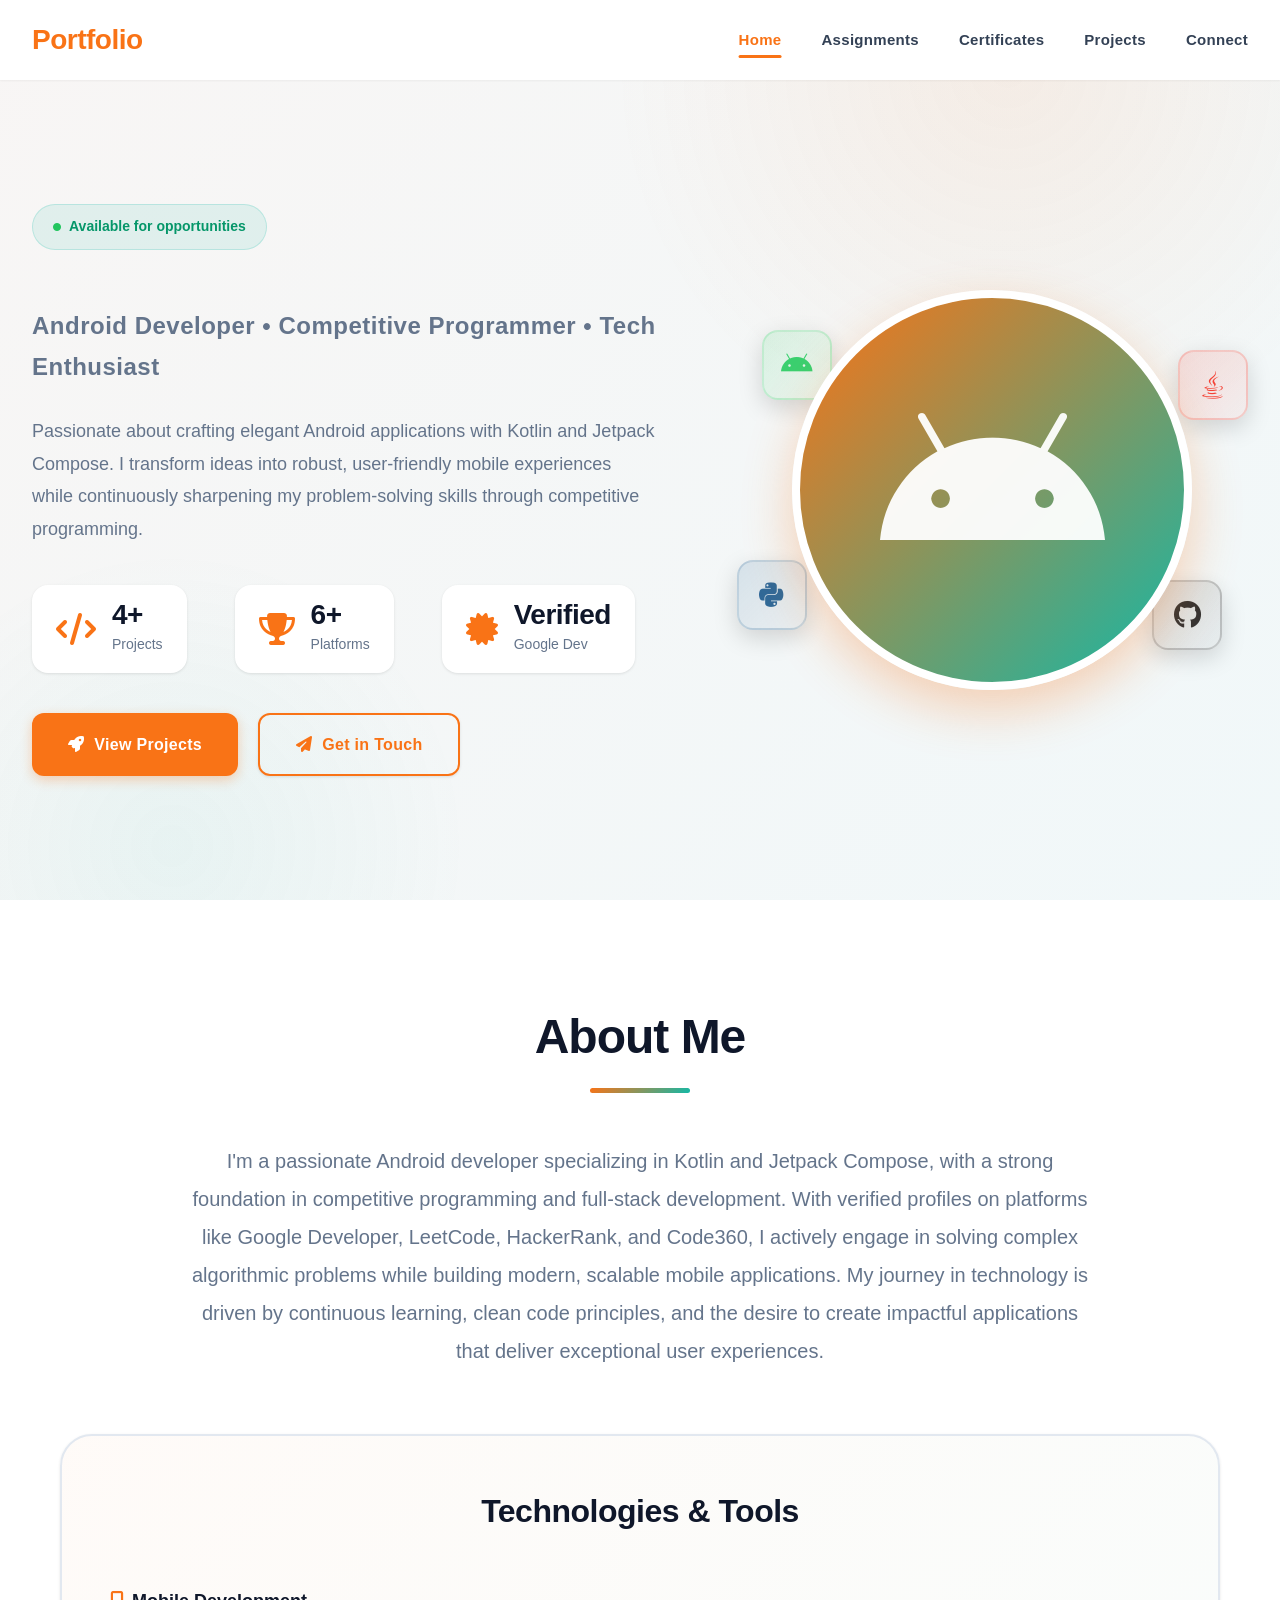
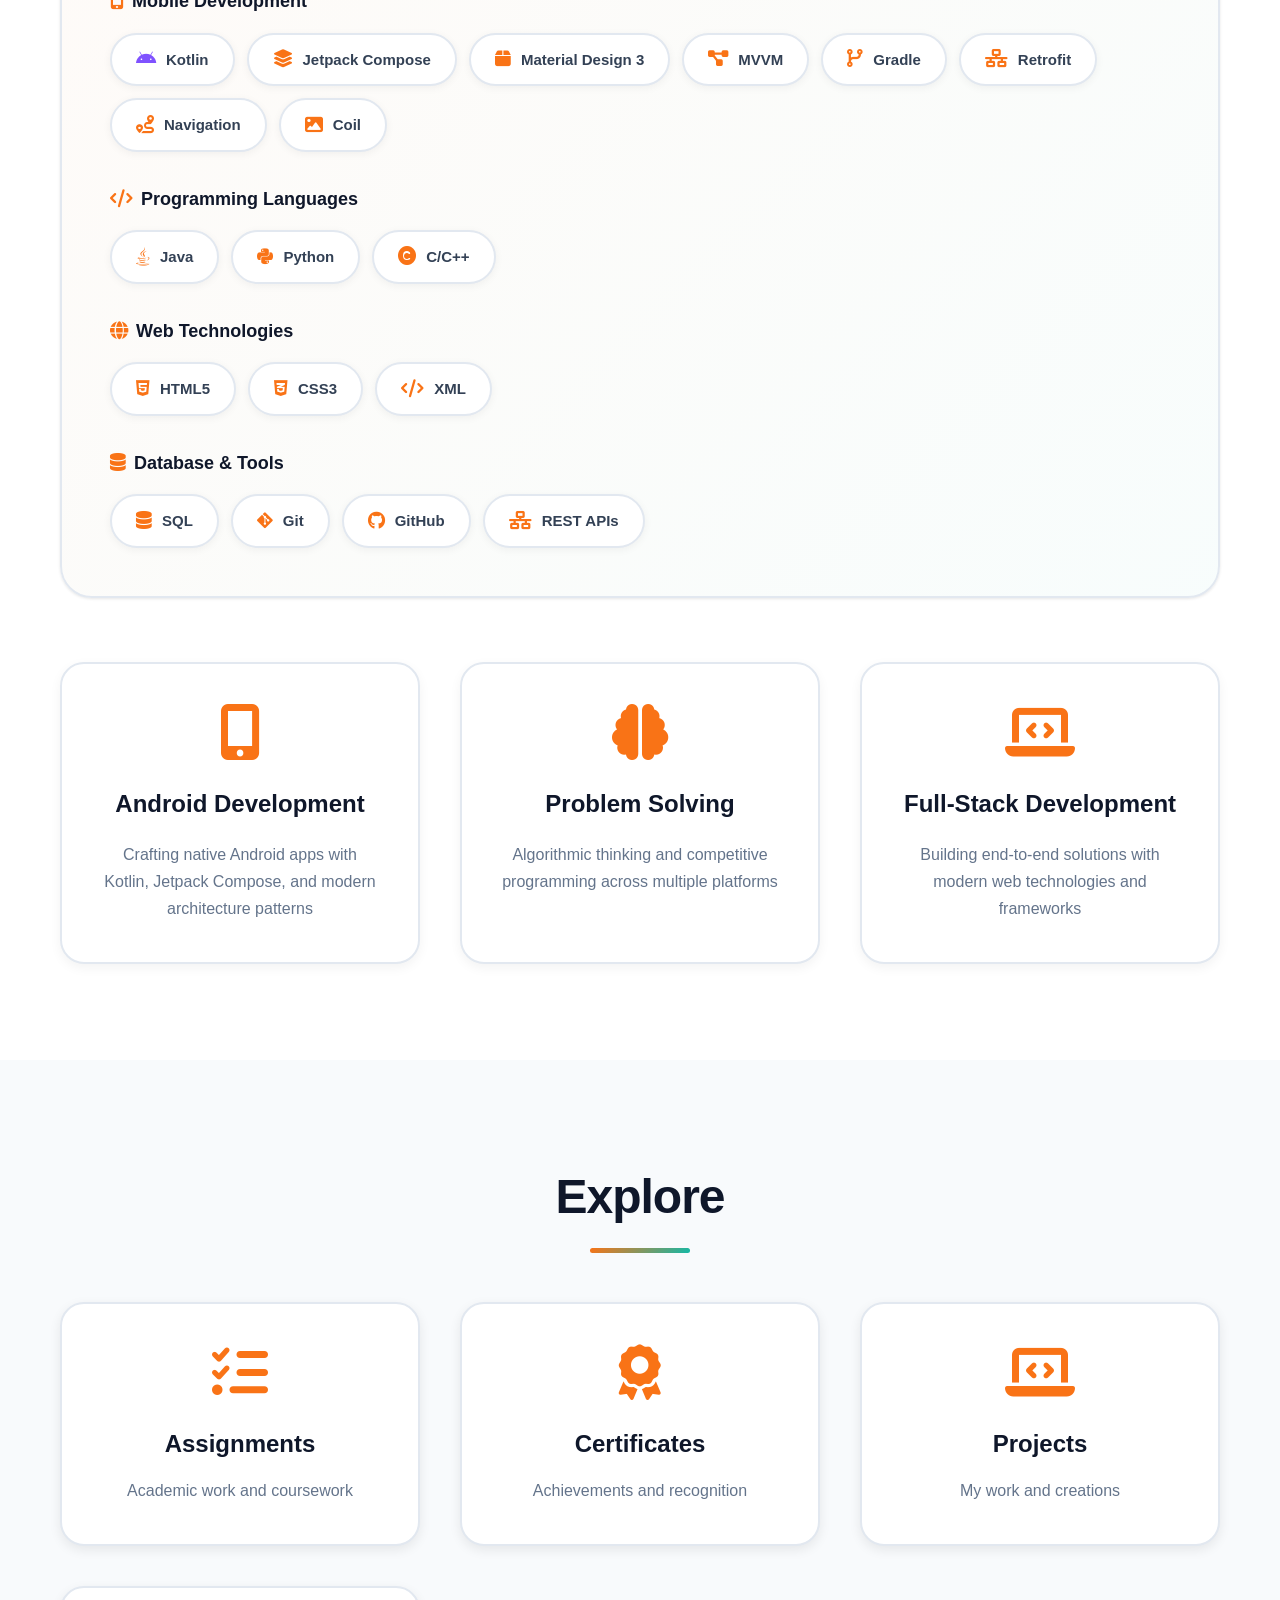
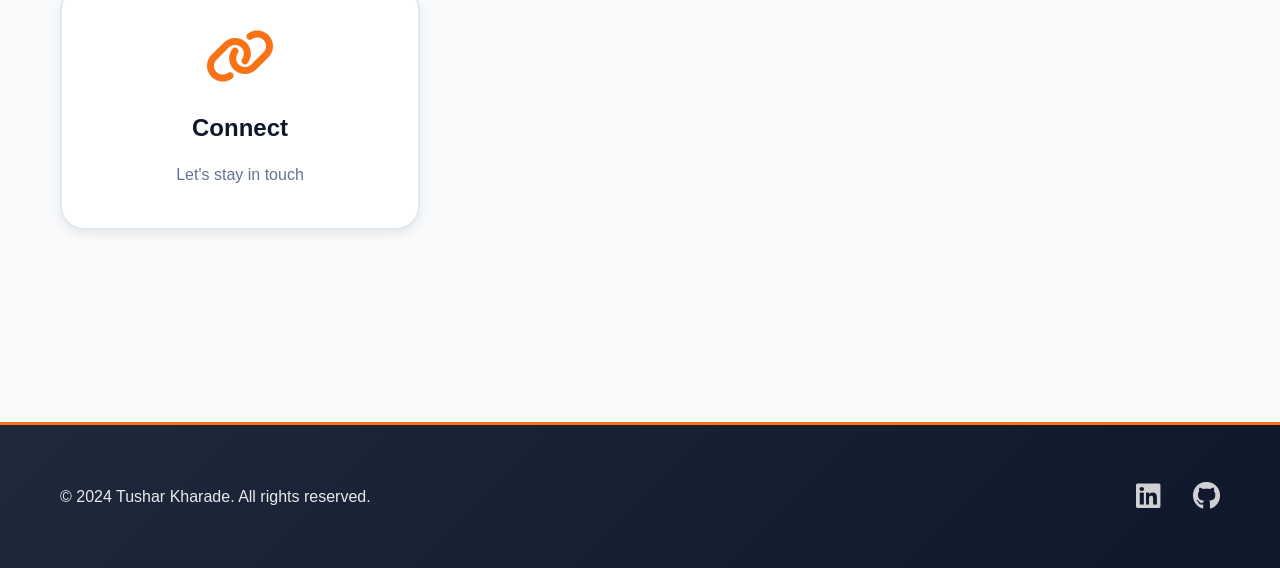
<file: index.html>
<!DOCTYPE html>
<html lang="en">
<head>
    <meta charset="UTF-8">
    <meta name="viewport" content="width=device-width, initial-scale=1.0">
    <meta name="description" content="Tushar Kharade - Android Developer specializing in Kotlin and Jetpack Compose. Building innovative mobile applications and solving algorithmic challenges.">
    <meta name="keywords" content="Tushar Kharade, Tushar69k, Android Developer, Kotlin, Jetpack Compose, Mobile App Development, Competitive Programming">
    <meta name="author" content="Tushar Kharade">
    <meta property="og:title" content="Tushar Kharade - Android Developer & Problem Solver">
    <meta property="og:description" content="Android Developer specializing in Kotlin and Jetpack Compose. Building innovative mobile applications and solving algorithmic challenges.">
    <meta property="og:type" content="website">
    <meta name="twitter:card" content="summary_large_image">
    <meta name="twitter:title" content="Tushar Kharade - Android Developer">
    <title>Tushar Kharade - Android Developer & Problem Solver</title>
    <link rel="stylesheet" href="styles.css">
    <link rel="stylesheet" href="https://cdnjs.cloudflare.com/ajax/libs/font-awesome/6.4.0/css/all.min.css">
    <link rel="icon" href="data:image/svg+xml,<svg xmlns='http://www.w3.org/2000/svg' viewBox='0 0 100 100'><text y='.9em' font-size='90'>👨‍💻</text></svg>">
</head>
<body>
    <nav class="navbar">
        <div class="nav-container">
            <div class="logo">
                <a href="index.html">Portfolio</a>
            </div>
            <div class="nav-toggle" id="navToggle">
                <span></span>
                <span></span>
                <span></span>
            </div>
            <ul class="nav-menu" id="navMenu">
                <li><a href="index.html" class="nav-link active">Home</a></li>
                <li><a href="assignments.html" class="nav-link">Assignments</a></li>
                <li><a href="certificates.html" class="nav-link">Certificates</a></li>
                <li><a href="projects.html" class="nav-link">Projects</a></li>
                <li><a href="connect.html" class="nav-link">Connect</a></li>
            </ul>
        </div>
    </nav>

    <main>
        <section class="hero">
            <div class="hero-content">
                <div class="hero-text">
                    <div class="hero-badge">
                        <i class="fas fa-circle" style="color: #22c55e; font-size: 8px; margin-right: 8px;"></i>
                        Available for opportunities
                    </div>
                    <h1 class="hero-title">
                        Hi, I'm <span class="gradient-text">Tushar Kharade</span>
                    </h1>
                    <p class="hero-subtitle">Android Developer • Competitive Programmer • Tech Enthusiast</p>
                    <p class="hero-description">
                        Passionate about crafting elegant Android applications with Kotlin and Jetpack Compose. 
                        I transform ideas into robust, user-friendly mobile experiences while continuously 
                        sharpening my problem-solving skills through competitive programming.
                    </p>
                    <div class="hero-stats">
                        <div class="stat-item">
                            <i class="fas fa-code"></i>
                            <div>
                                <strong>4+</strong>
                                <span>Projects</span>
                            </div>
                        </div>
                        <div class="stat-item">
                            <i class="fas fa-trophy"></i>
                            <div>
                                <strong>6+</strong>
                                <span>Platforms</span>
                            </div>
                        </div>
                        <div class="stat-item">
                            <i class="fas fa-certificate"></i>
                            <div>
                                <strong>Verified</strong>
                                <span>Google Dev</span>
                            </div>
                        </div>
                    </div>
                    <div class="hero-buttons">
                        <a href="projects.html" class="btn btn-primary">
                            <i class="fas fa-rocket"></i> View Projects
                        </a>
                        <a href="connect.html" class="btn btn-secondary">
                            <i class="fas fa-paper-plane"></i> Get in Touch
                        </a>
                    </div>
                </div>
                <div class="hero-image">
                    <div class="image-placeholder">
                        <i class="fab fa-android"></i>
                    </div>
                    <div class="floating-icons">
                        <div class="float-icon kotlin-icon" style="animation-delay: 0s;"><i class="fab fa-android"></i></div>
                        <div class="float-icon java-icon" style="animation-delay: 0.5s;"><i class="fab fa-java"></i></div>
                        <div class="float-icon python-icon" style="animation-delay: 1s;"><i class="fab fa-python"></i></div>
                        <div class="float-icon git-icon" style="animation-delay: 1.5s;"><i class="fab fa-github"></i></div>
                    </div>
                </div>
            </div>
        </section>

        <section class="about">
            <div class="container">
                <h2 class="section-title">About Me</h2>
                <div class="about-content">
                    <p class="about-text">
                        I'm a passionate Android developer specializing in Kotlin and Jetpack Compose, with a strong 
                        foundation in competitive programming and full-stack development. With verified profiles on 
                        platforms like Google Developer, LeetCode, HackerRank, and Code360, I actively engage in 
                        solving complex algorithmic problems while building modern, scalable mobile applications. 
                        My journey in technology is driven by continuous learning, clean code principles, and the 
                        desire to create impactful applications that deliver exceptional user experiences.
                    </p>
                    
                    <div class="tech-stack-section">
                        <h3 class="tech-stack-title">Technologies & Tools</h3>
                        <div class="tech-categories">
                            <div class="tech-category">
                                <h4><i class="fas fa-mobile-alt"></i> Mobile Development</h4>
                                <div class="tech-tags">
                                    <span class="tech-badge kotlin"><i class="fab fa-android"></i> Kotlin</span>
                                    <span class="tech-badge"><i class="fas fa-layer-group"></i> Jetpack Compose</span>
                                    <span class="tech-badge"><i class="fas fa-box"></i> Material Design 3</span>
                                    <span class="tech-badge"><i class="fas fa-project-diagram"></i> MVVM</span>
                                    <span class="tech-badge"><i class="fas fa-code-branch"></i> Gradle</span>
                                    <span class="tech-badge"><i class="fas fa-network-wired"></i> Retrofit</span>
                                    <span class="tech-badge"><i class="fas fa-route"></i> Navigation</span>
                                    <span class="tech-badge"><i class="fas fa-image"></i> Coil</span>
                                </div>
                            </div>
                            
                            <div class="tech-category">
                                <h4><i class="fas fa-code"></i> Programming Languages</h4>
                                <div class="tech-tags">
                                    <span class="tech-badge"><i class="fab fa-java"></i> Java</span>
                                    <span class="tech-badge"><i class="fab fa-python"></i> Python</span>
                                    <span class="tech-badge"><i class="fas fa-copyright"></i> C/C++</span>
                                </div>
                            </div>
                            
                            <div class="tech-category">
                                <h4><i class="fas fa-globe"></i> Web Technologies</h4>
                                <div class="tech-tags">
                                    <span class="tech-badge"><i class="fab fa-html5"></i> HTML5</span>
                                    <span class="tech-badge"><i class="fab fa-css3-alt"></i> CSS3</span>
                                    <span class="tech-badge"><i class="fas fa-code"></i> XML</span>
                                </div>
                            </div>
                            
                            <div class="tech-category">
                                <h4><i class="fas fa-database"></i> Database & Tools</h4>
                                <div class="tech-tags">
                                    <span class="tech-badge"><i class="fas fa-database"></i> SQL</span>
                                    <span class="tech-badge"><i class="fab fa-git-alt"></i> Git</span>
                                    <span class="tech-badge"><i class="fab fa-github"></i> GitHub</span>
                                    <span class="tech-badge"><i class="fas fa-network-wired"></i> REST APIs</span>
                                </div>
                            </div>
                        </div>
                    </div>
                    
                    <div class="skills-grid">
                        <div class="skill-card">
                            <i class="fas fa-mobile-alt"></i>
                            <h3>Android Development</h3>
                            <p>Crafting native Android apps with Kotlin, Jetpack Compose, and modern architecture patterns</p>
                        </div>
                        <div class="skill-card">
                            <i class="fas fa-brain"></i>
                            <h3>Problem Solving</h3>
                            <p>Algorithmic thinking and competitive programming across multiple platforms</p>
                        </div>
                        <div class="skill-card">
                            <i class="fas fa-laptop-code"></i>
                            <h3>Full-Stack Development</h3>
                            <p>Building end-to-end solutions with modern web technologies and frameworks</p>
                        </div>
                    </div>
                </div>
            </div>
        </section>

        <section class="quick-links">
            <div class="container">
                <h2 class="section-title">Explore</h2>
                <div class="links-grid">
                    <a href="assignments.html" class="link-card">
                        <i class="fas fa-tasks"></i>
                        <h3>Assignments</h3>
                        <p>Academic work and coursework</p>
                    </a>
                    <a href="certificates.html" class="link-card">
                        <i class="fas fa-award"></i>
                        <h3>Certificates</h3>
                        <p>Achievements and recognition</p>
                    </a>
                    <a href="projects.html" class="link-card">
                        <i class="fas fa-laptop-code"></i>
                        <h3>Projects</h3>
                        <p>My work and creations</p>
                    </a>
                    <a href="connect.html" class="link-card">
                        <i class="fas fa-link"></i>
                        <h3>Connect</h3>
                        <p>Let's stay in touch</p>
                    </a>
                </div>
            </div>
        </section>
    </main>

    <footer>
        <div class="container">
            <p>&copy; 2024 Tushar Kharade. All rights reserved.</p>
            <div class="footer-links">
                <a href="https://www.linkedin.com/in/tushar-kharade-2171b0299/" target="_blank"><i class="fab fa-linkedin"></i></a>
                <a href="https://github.com/Tushar69k" target="_blank"><i class="fab fa-github"></i></a>
            </div>
        </div>
    </footer>

    <script src="script.js"></script>
</body>
</html>
</file>
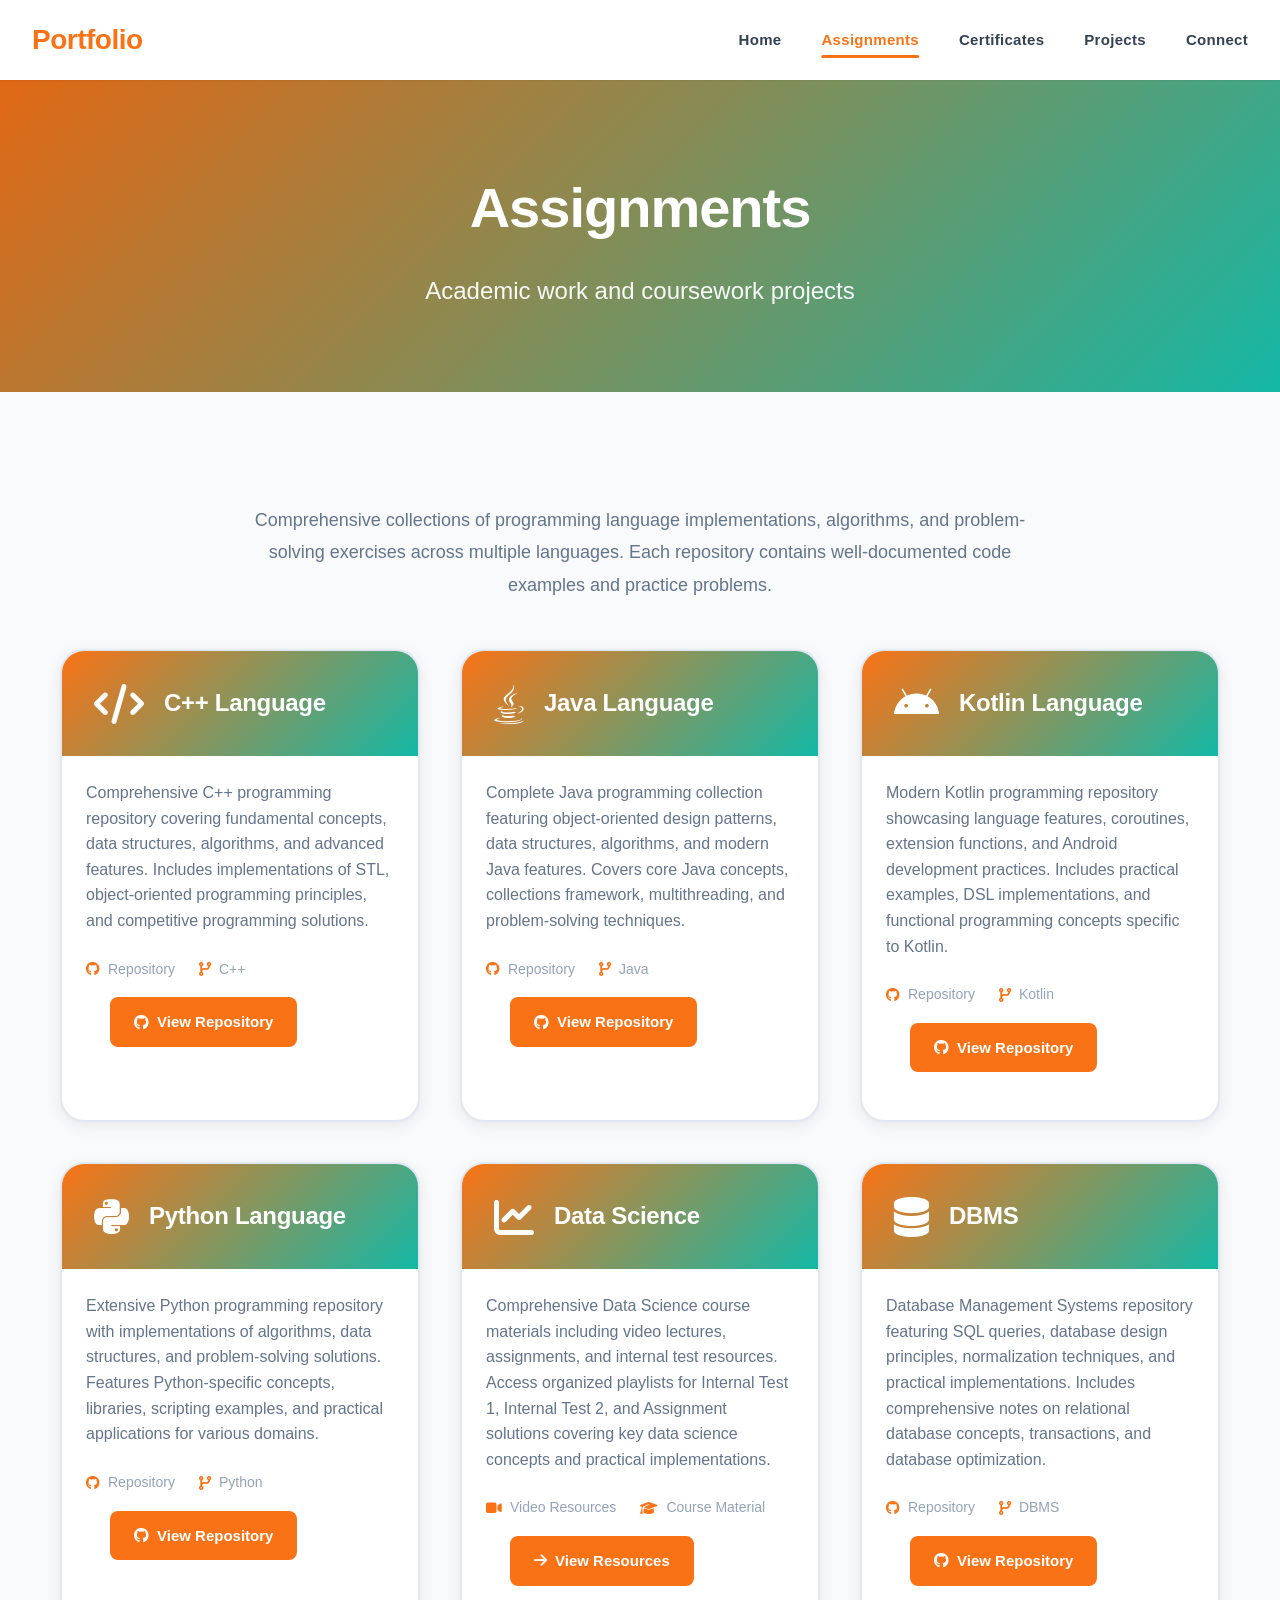
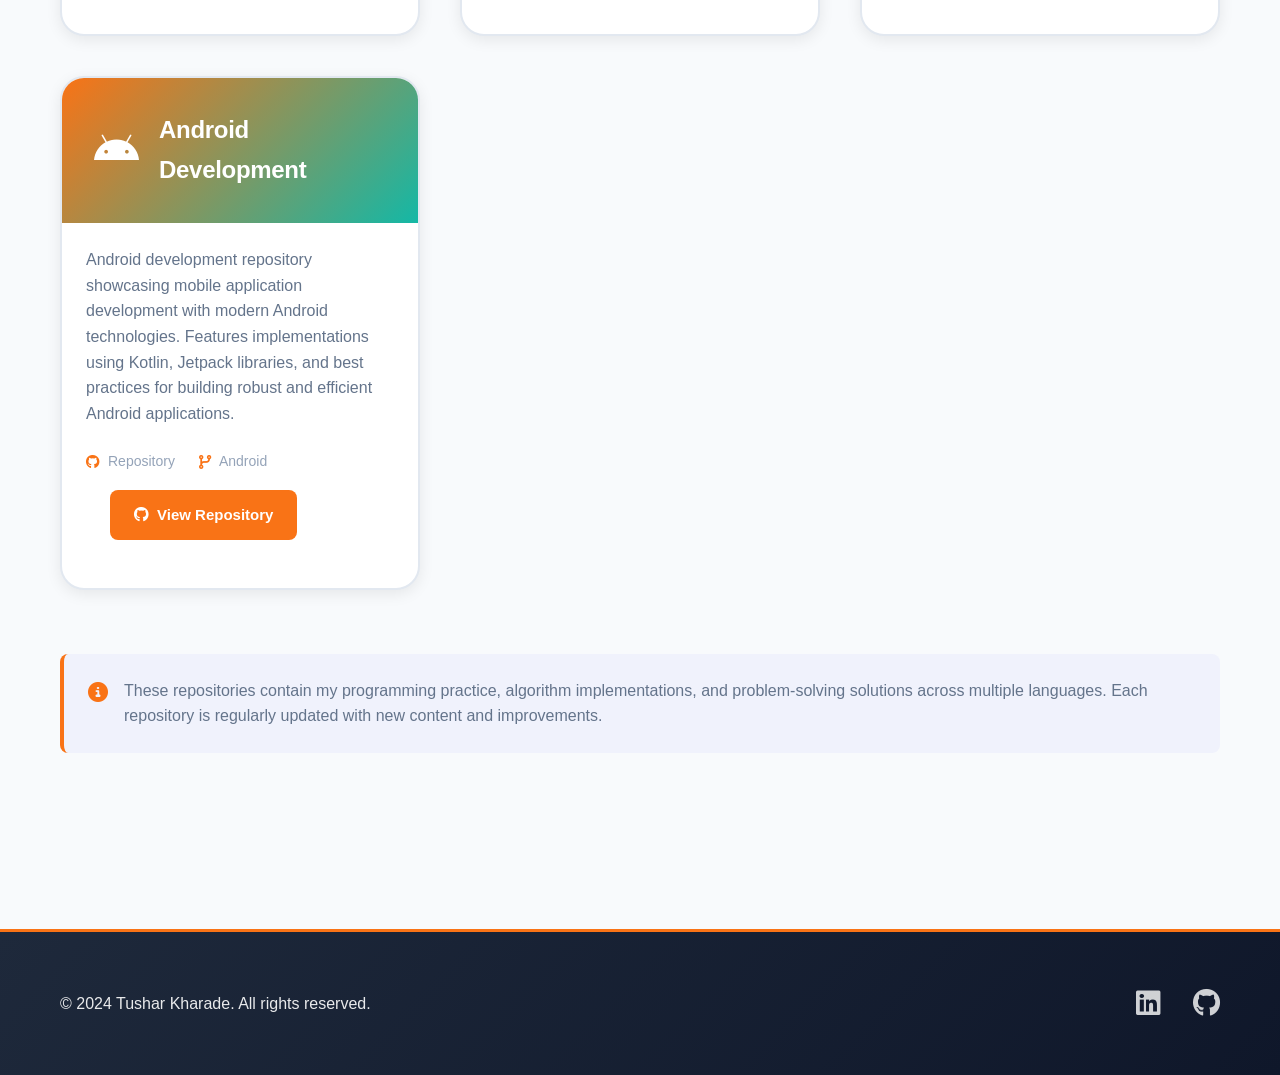
<file: assignments.html>
<!DOCTYPE html>
<html lang="en">
<head>
    <meta charset="UTF-8">
    <meta name="viewport" content="width=device-width, initial-scale=1.0">
    <meta name="description" content="Academic assignments and coursework in Data Structures, Web Development, Machine Learning and more.">
    <title>Assignments - Tushar Kharade</title>
    <link rel="stylesheet" href="styles.css">
    <link rel="stylesheet" href="https://cdnjs.cloudflare.com/ajax/libs/font-awesome/6.4.0/css/all.min.css">
    <link rel="icon" href="data:image/svg+xml,<svg xmlns='http://www.w3.org/2000/svg' viewBox='0 0 100 100'><text y='.9em' font-size='90'>👨‍💻</text></svg>">
</head>
<body>
    <nav class="navbar">
        <div class="nav-container">
            <div class="logo">
                <a href="index.html">Portfolio</a>
            </div>
            <div class="nav-toggle" id="navToggle">
                <span></span>
                <span></span>
                <span></span>
            </div>
            <ul class="nav-menu" id="navMenu">
                <li><a href="index.html" class="nav-link">Home</a></li>
                <li><a href="assignments.html" class="nav-link active">Assignments</a></li>
                <li><a href="certificates.html" class="nav-link">Certificates</a></li>
                <li><a href="projects.html" class="nav-link">Projects</a></li>
                <li><a href="connect.html" class="nav-link">Connect</a></li>
            </ul>
        </div>
    </nav>

    <main>
        <section class="page-header">
            <div class="container">
                <h1 class="page-title">Assignments</h1>
                <p class="page-subtitle">Academic work and coursework projects</p>
            </div>
        </section>

        <section class="content-section">
            <div class="container">
                <p class="intro-text">
                    Comprehensive collections of programming language implementations, algorithms, and problem-solving 
                    exercises across multiple languages. Each repository contains well-documented code examples and practice problems.
                </p>
                
                <div class="assignments-grid">
                    <div class="assignment-card">
                        <div class="card-header">
                            <i class="fas fa-code"></i>
                            <h3>C++ Language</h3>
                        </div>
                        <div class="card-body">
                            <p class="assignment-description">
                                Comprehensive C++ programming repository covering fundamental concepts, data structures, 
                                algorithms, and advanced features. Includes implementations of STL, object-oriented programming 
                                principles, and competitive programming solutions.
                            </p>
                            <div class="assignment-meta">
                                <span class="meta-item"><i class="fab fa-github"></i> Repository</span>
                                <span class="meta-item"><i class="fas fa-code-branch"></i> C++</span>
                            </div>
                            <div class="card-footer">
                                <a href="https://github.com/Tushar69k/CPP-Language" target="_blank" class="project-link">
                                    <i class="fab fa-github"></i> View Repository
                                </a>
                            </div>
                        </div>
                    </div>

                    <div class="assignment-card">
                        <div class="card-header">
                            <i class="fab fa-java"></i>
                            <h3>Java Language</h3>
                        </div>
                        <div class="card-body">
                            <p class="assignment-description">
                                Complete Java programming collection featuring object-oriented design patterns, data structures, 
                                algorithms, and modern Java features. Covers core Java concepts, collections framework, 
                                multithreading, and problem-solving techniques.
                            </p>
                            <div class="assignment-meta">
                                <span class="meta-item"><i class="fab fa-github"></i> Repository</span>
                                <span class="meta-item"><i class="fas fa-code-branch"></i> Java</span>
                            </div>
                            <div class="card-footer">
                                <a href="https://github.com/Tushar69k/JAVA-LANGUAGE" target="_blank" class="project-link">
                                    <i class="fab fa-github"></i> View Repository
                                </a>
                            </div>
                        </div>
                    </div>

                    <div class="assignment-card">
                        <div class="card-header">
                            <i class="fab fa-android"></i>
                            <h3>Kotlin Language</h3>
                        </div>
                        <div class="card-body">
                            <p class="assignment-description">
                                Modern Kotlin programming repository showcasing language features, coroutines, extension functions, 
                                and Android development practices. Includes practical examples, DSL implementations, and 
                                functional programming concepts specific to Kotlin.
                            </p>
                            <div class="assignment-meta">
                                <span class="meta-item"><i class="fab fa-github"></i> Repository</span>
                                <span class="meta-item"><i class="fas fa-code-branch"></i> Kotlin</span>
                            </div>
                            <div class="card-footer">
                                <a href="https://github.com/Tushar69k/KOTLIN" target="_blank" class="project-link">
                                    <i class="fab fa-github"></i> View Repository
                                </a>
                            </div>
                        </div>
                    </div>

                    <div class="assignment-card">
                        <div class="card-header">
                            <i class="fab fa-python"></i>
                            <h3>Python Language</h3>
                        </div>
                        <div class="card-body">
                            <p class="assignment-description">
                                Extensive Python programming repository with implementations of algorithms, data structures, 
                                and problem-solving solutions. Features Python-specific concepts, libraries, scripting examples, 
                                and practical applications for various domains.
                            </p>
                            <div class="assignment-meta">
                                <span class="meta-item"><i class="fab fa-github"></i> Repository</span>
                                <span class="meta-item"><i class="fas fa-code-branch"></i> Python</span>
                            </div>
                            <div class="card-footer">
                                <a href="https://github.com/Tushar69k/Python-Language" target="_blank" class="project-link">
                                    <i class="fab fa-github"></i> View Repository
                                </a>
                            </div>
                        </div>
                    </div>

                    <div class="assignment-card">
                        <div class="card-header">
                            <i class="fas fa-chart-line"></i>
                            <h3>Data Science</h3>
                        </div>
                        <div class="card-body">
                            <p class="assignment-description">
                                Comprehensive Data Science course materials including video lectures, assignments, and internal test 
                                resources. Access organized playlists for Internal Test 1, Internal Test 2, and Assignment solutions 
                                covering key data science concepts and practical implementations.
                            </p>
                            <div class="assignment-meta">
                                <span class="meta-item"><i class="fas fa-video"></i> Video Resources</span>
                                <span class="meta-item"><i class="fas fa-graduation-cap"></i> Course Material</span>
                            </div>
                            <div class="card-footer">
                                <a href="datascience.html" class="project-link">
                                    <i class="fas fa-arrow-right"></i> View Resources
                                </a>
                            </div>
                        </div>
                    </div>

                    <div class="assignment-card">
                        <div class="card-header">
                            <i class="fas fa-database"></i>
                            <h3>DBMS</h3>
                        </div>
                        <div class="card-body">
                            <p class="assignment-description">
                                Database Management Systems repository featuring SQL queries, database design principles, 
                                normalization techniques, and practical implementations. Includes comprehensive notes on 
                                relational database concepts, transactions, and database optimization.
                            </p>
                            <div class="assignment-meta">
                                <span class="meta-item"><i class="fab fa-github"></i> Repository</span>
                                <span class="meta-item"><i class="fas fa-code-branch"></i> DBMS</span>
                            </div>
                            <div class="card-footer">
                                <a href="https://github.com/Tushar69k/DBMS" target="_blank" class="project-link">
                                    <i class="fab fa-github"></i> View Repository
                                </a>
                            </div>
                        </div>
                    </div>

                    <div class="assignment-card">
                        <div class="card-header">
                            <i class="fab fa-android"></i>
                            <h3>Android Development</h3>
                        </div>
                        <div class="card-body">
                            <p class="assignment-description">
                                Android development repository showcasing mobile application development with modern Android 
                                technologies. Features implementations using Kotlin, Jetpack libraries, and best practices 
                                for building robust and efficient Android applications.
                            </p>
                            <div class="assignment-meta">
                                <span class="meta-item"><i class="fab fa-github"></i> Repository</span>
                                <span class="meta-item"><i class="fas fa-code-branch"></i> Android</span>
                            </div>
                            <div class="card-footer">
                                <a href="https://github.com/Tushar69k/Android" target="_blank" class="project-link">
                                    <i class="fab fa-github"></i> View Repository
                                </a>
                            </div>
                        </div>
                    </div>
                </div>

                <div class="note-section">
                    <i class="fas fa-info-circle"></i>
                    <p>These repositories contain my programming practice, algorithm implementations, and problem-solving solutions across multiple languages. Each repository is regularly updated with new content and improvements.</p>
                </div>
            </div>
        </section>
    </main>

    <footer>
        <div class="container">
            <p>&copy; 2024 Tushar Kharade. All rights reserved.</p>
            <div class="footer-links">
                <a href="https://www.linkedin.com/in/tushar-kharade-2171b0299/" target="_blank"><i class="fab fa-linkedin"></i></a>
                <a href="https://github.com/Tushar69k" target="_blank"><i class="fab fa-github"></i></a>
            </div>
        </div>
    </footer>

    <script src="script.js"></script>
</body>
</html>
</file>
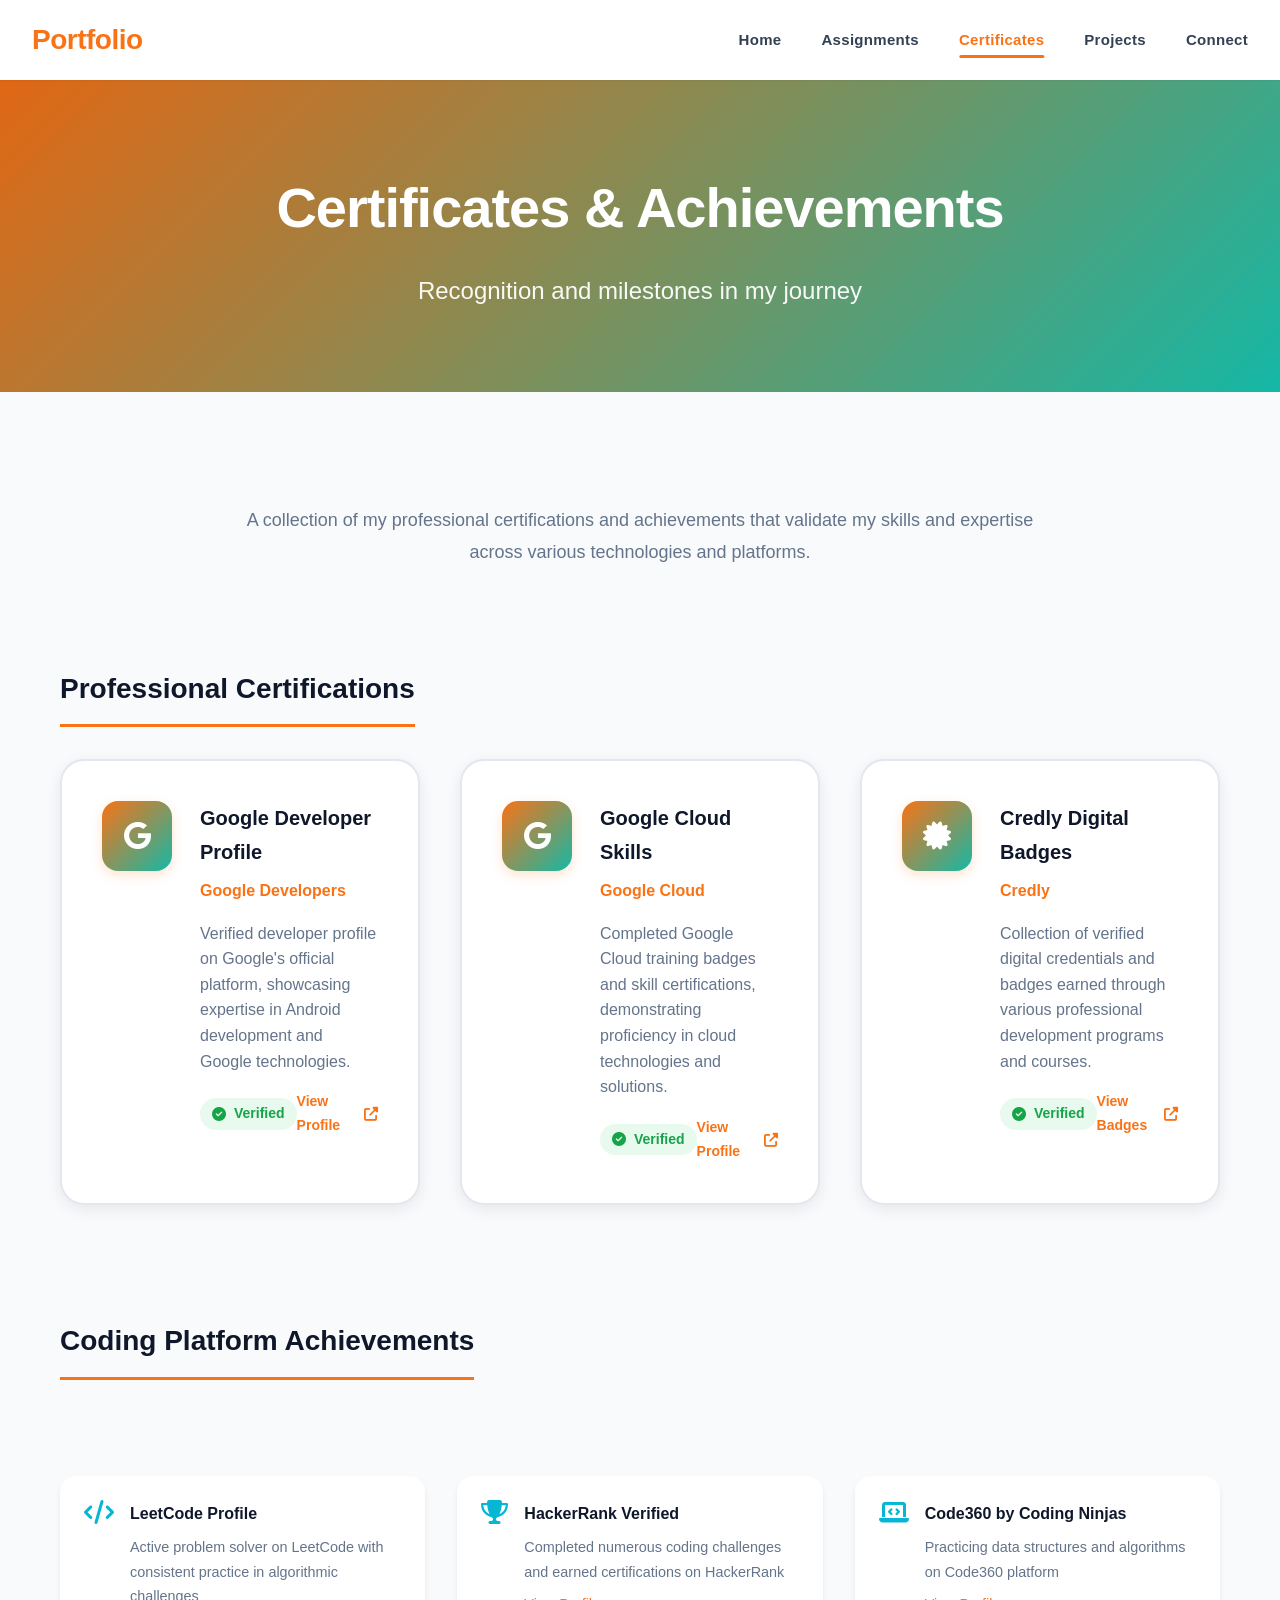
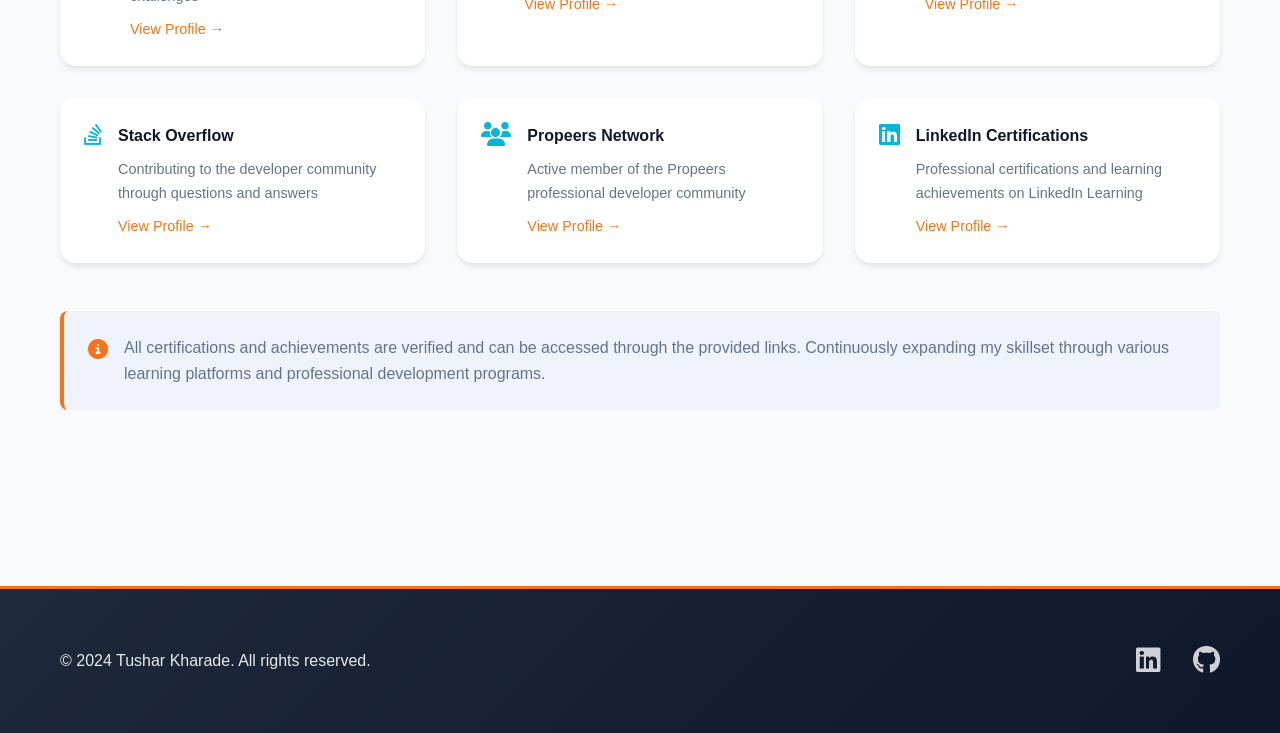
<file: certificates.html>
<!DOCTYPE html>
<html lang="en">
<head>
    <meta charset="UTF-8">
    <meta name="viewport" content="width=device-width, initial-scale=1.0">
    <meta name="description" content="Professional certifications and achievements - Google Developer, LeetCode, HackerRank, and more.">
    <title>Certificates & Achievements - Tushar Kharade</title>
    <link rel="stylesheet" href="styles.css">
    <link rel="stylesheet" href="https://cdnjs.cloudflare.com/ajax/libs/font-awesome/6.4.0/css/all.min.css">
    <link rel="icon" href="data:image/svg+xml,<svg xmlns='http://www.w3.org/2000/svg' viewBox='0 0 100 100'><text y='.9em' font-size='90'>👨‍💻</text></svg>">
</head>
<body>
    <nav class="navbar">
        <div class="nav-container">
            <div class="logo">
                <a href="index.html">Portfolio</a>
            </div>
            <div class="nav-toggle" id="navToggle">
                <span></span>
                <span></span>
                <span></span>
            </div>
            <ul class="nav-menu" id="navMenu">
                <li><a href="index.html" class="nav-link">Home</a></li>
                <li><a href="assignments.html" class="nav-link">Assignments</a></li>
                <li><a href="certificates.html" class="nav-link active">Certificates</a></li>
                <li><a href="projects.html" class="nav-link">Projects</a></li>
                <li><a href="connect.html" class="nav-link">Connect</a></li>
            </ul>
        </div>
    </nav>

    <main>
        <section class="page-header">
            <div class="container">
                <h1 class="page-title">Certificates & Achievements</h1>
                <p class="page-subtitle">Recognition and milestones in my journey</p>
            </div>
        </section>

        <section class="content-section">
            <div class="container">
                <div class="intro-text">
                    <p>A collection of my professional certifications and achievements that validate my skills and expertise across various technologies and platforms.</p>
                </div>

                <h3 class="subsection-title">Professional Certifications</h3>
                <div class="certificates-grid">
                    <div class="certificate-card">
                        <div class="certificate-icon">
                            <i class="fab fa-google"></i>
                        </div>
                        <div class="certificate-content">
                            <h3>Google Developer Profile</h3>
                            <div class="issuer">Google Developers</div>
                            <p class="description">
                                Verified developer profile on Google's official platform, showcasing expertise 
                                in Android development and Google technologies.
                            </p>
                            <div class="certificate-footer">
                                <span class="badge verified"><i class="fas fa-check-circle"></i> Verified</span>
                                <a href="https://g.dev/TheAbhiOG" target="_blank" class="view-credential">
                                    View Profile <i class="fas fa-external-link-alt"></i>
                                </a>
                            </div>
                        </div>
                    </div>

                    <div class="certificate-card">
                        <div class="certificate-icon">
                            <i class="fab fa-google"></i>
                        </div>
                        <div class="certificate-content">
                            <h3>Google Cloud Skills</h3>
                            <div class="issuer">Google Cloud</div>
                            <p class="description">
                                Completed Google Cloud training badges and skill certifications, demonstrating 
                                proficiency in cloud technologies and solutions.
                            </p>
                            <div class="certificate-footer">
                                <span class="badge verified"><i class="fas fa-check-circle"></i> Verified</span>
                                <a href="https://www.skills.google/public_profiles/8a95f32b-6465-4fa8-b364-114d15b3057e" target="_blank" class="view-credential">
                                    View Profile <i class="fas fa-external-link-alt"></i>
                                </a>
                            </div>
                        </div>
                    </div>

                    <div class="certificate-card">
                        <div class="certificate-icon">
                            <i class="fas fa-certificate"></i>
                        </div>
                        <div class="certificate-content">
                            <h3>Credly Digital Badges</h3>
                            <div class="issuer">Credly</div>
                            <p class="description">
                                Collection of verified digital credentials and badges earned through various 
                                professional development programs and courses.
                            </p>
                            <div class="certificate-footer">
                                <span class="badge verified"><i class="fas fa-check-circle"></i> Verified</span>
                                <a href="https://www.credly.com/users/tushar-kharade.95f726e6/badges#credly" target="_blank" class="view-credential">
                                    View Badges <i class="fas fa-external-link-alt"></i>
                                </a>
                            </div>
                        </div>
                    </div>
                </div>

                <h3 class="subsection-title">Coding Platform Achievements</h3>
                <div class="achievements-section">
                    <div class="achievements-list">
                        <div class="achievement-item">
                            <i class="fas fa-code"></i>
                            <div class="achievement-text">
                                <h4>LeetCode Profile</h4>
                                <p>Active problem solver on LeetCode with consistent practice in algorithmic challenges</p>
                                <a href="https://leetcode.com/u/Tushar69k/" target="_blank" class="achievement-link">View Profile →</a>
                            </div>
                        </div>

                        <div class="achievement-item">
                            <i class="fas fa-trophy"></i>
                            <div class="achievement-text">
                                <h4>HackerRank Verified</h4>
                                <p>Completed numerous coding challenges and earned certifications on HackerRank</p>
                                <a href="https://www.hackerrank.com/profile/TheAbhiOG" target="_blank" class="achievement-link">View Profile →</a>
                            </div>
                        </div>

                        <div class="achievement-item">
                            <i class="fas fa-laptop-code"></i>
                            <div class="achievement-text">
                                <h4>Code360 by Coding Ninjas</h4>
                                <p>Practicing data structures and algorithms on Code360 platform</p>
                                <a href="https://www.naukri.com/code360/profile/tushark" target="_blank" class="achievement-link">View Profile →</a>
                            </div>
                        </div>

                        <div class="achievement-item">
                            <i class="fab fa-stack-overflow"></i>
                            <div class="achievement-text">
                                <h4>Stack Overflow</h4>
                                <p>Contributing to the developer community through questions and answers</p>
                                <a href="https://stackoverflow.com/users/23683182/abhishek-yadav" target="_blank" class="achievement-link">View Profile →</a>
                            </div>
                        </div>

                        <div class="achievement-item">
                            <i class="fas fa-users"></i>
                            <div class="achievement-text">
                                <h4>Propeers Network</h4>
                                <p>Active member of the Propeers professional developer community</p>
                                <a href="https://www.propeers.in/profile/theabhiog" target="_blank" class="achievement-link">View Profile →</a>
                            </div>
                        </div>

                        <div class="achievement-item">
                            <i class="fab fa-linkedin"></i>
                            <div class="achievement-text">
                                <h4>LinkedIn Certifications</h4>
                                <p>Professional certifications and learning achievements on LinkedIn Learning</p>
                                <a href="https://www.linkedin.com/in/tushar-kharade-2171b0299/" target="_blank" class="achievement-link">View Profile →</a>
                            </div>
                        </div>
                    </div>
                </div>

                <div class="note-section">
                    <i class="fas fa-info-circle"></i>
                    <p>All certifications and achievements are verified and can be accessed through the provided links. Continuously expanding my skillset through various learning platforms and professional development programs.</p>
                </div>
            </div>
        </section>
    </main>

    <footer>
        <div class="container">
            <p>&copy; 2024 Tushar Kharade. All rights reserved.</p>
            <div class="footer-links">
                <a href="https://www.linkedin.com/in/tushar-kharade-2171b0299/" target="_blank"><i class="fab fa-linkedin"></i></a>
                <a href="https://github.com/Tushar69k" target="_blank"><i class="fab fa-github"></i></a>
            </div>
        </div>
    </footer>

    <script src="script.js"></script>
</body>
</html>
</file>
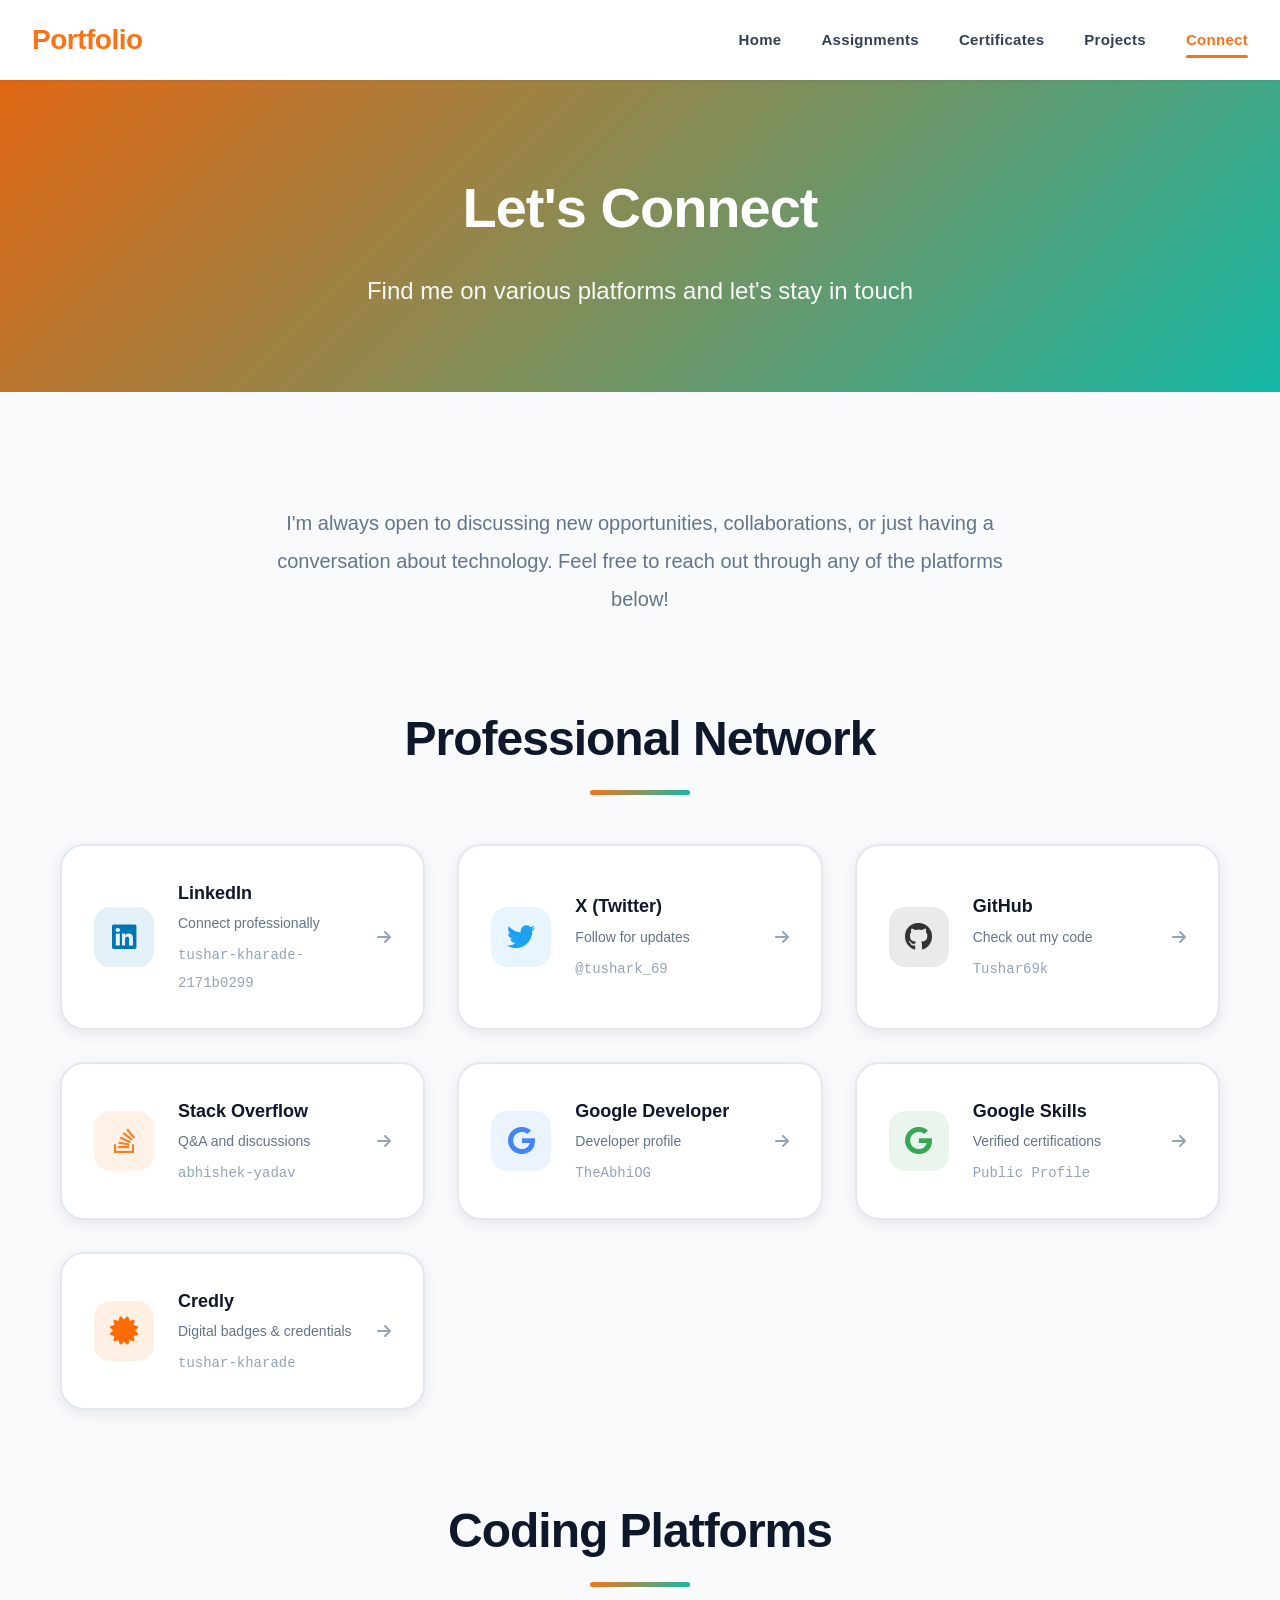
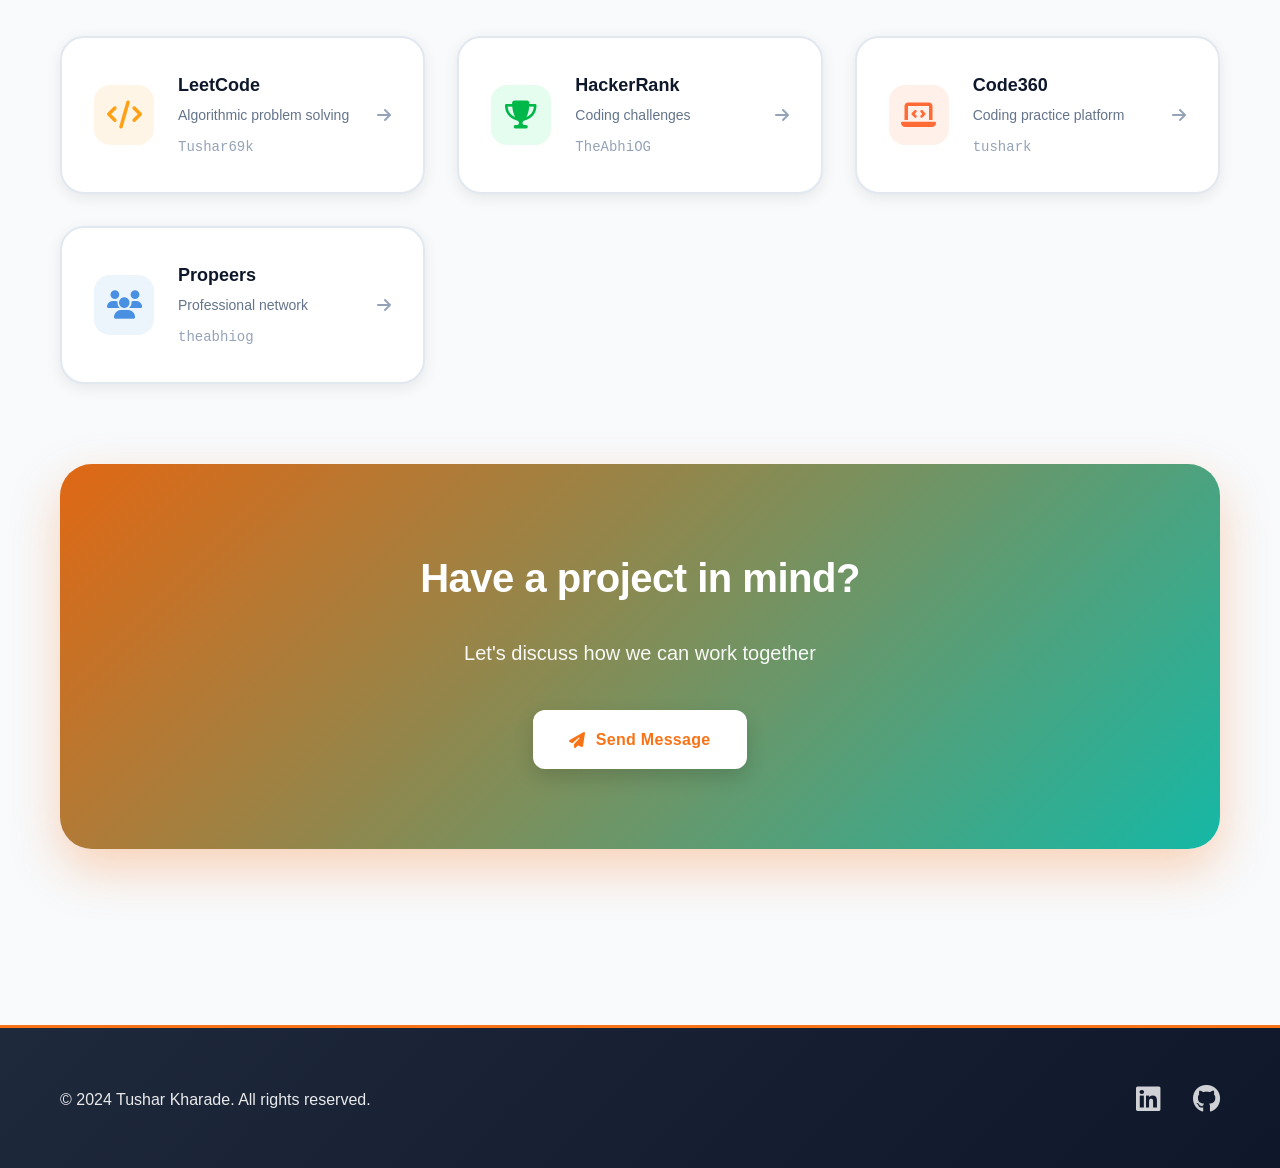
<file: connect.html>
<!DOCTYPE html>
<html lang="en">
<head>
    <meta charset="UTF-8">
    <meta name="viewport" content="width=device-width, initial-scale=1.0">
    <meta name="description" content="Connect with Tushar Kharade on LinkedIn, GitHub, LeetCode, HackerRank and other platforms.">
    <title>Connect - Tushar Kharade</title>
    <link rel="stylesheet" href="styles.css">
    <link rel="stylesheet" href="https://cdnjs.cloudflare.com/ajax/libs/font-awesome/6.4.0/css/all.min.css">
    <link rel="icon" href="data:image/svg+xml,<svg xmlns='http://www.w3.org/2000/svg' viewBox='0 0 100 100'><text y='.9em' font-size='90'>👨‍💻</text></svg>">
</head>
<body>
    <nav class="navbar">
        <div class="nav-container">
            <div class="logo">
                <a href="index.html">Portfolio</a>
            </div>
            <div class="nav-toggle" id="navToggle">
                <span></span>
                <span></span>
                <span></span>
            </div>
            <ul class="nav-menu" id="navMenu">
                <li><a href="index.html" class="nav-link">Home</a></li>
                <li><a href="assignments.html" class="nav-link">Assignments</a></li>
                <li><a href="certificates.html" class="nav-link">Certificates</a></li>
                <li><a href="projects.html" class="nav-link">Projects</a></li>
                <li><a href="connect.html" class="nav-link active">Connect</a></li>
            </ul>
        </div>
    </nav>

    <main>
        <section class="page-header">
            <div class="container">
                <h1 class="page-title">Let's Connect</h1>
                <p class="page-subtitle">Find me on various platforms and let's stay in touch</p>
            </div>
        </section>

        <section class="content-section">
            <div class="container">
                <div class="connect-intro">
                    <p>
                        I'm always open to discussing new opportunities, collaborations, or just having 
                        a conversation about technology. Feel free to reach out through any of the 
                        platforms below!
                    </p>
                </div>

                <div class="social-section">
                    <h2 class="section-title">Professional Network</h2>
                    <div class="social-grid">
                        <a href="https://www.linkedin.com/in/tushar-kharade-2171b0299/" target="_blank" class="social-card linkedin">
                            <div class="social-icon">
                                <i class="fab fa-linkedin"></i>
                            </div>
                            <div class="social-content">
                                <h3>LinkedIn</h3>
                                <p>Connect professionally</p>
                                <span class="social-handle">tushar-kharade-2171b0299</span>
                            </div>
                            <i class="fas fa-arrow-right social-arrow"></i>
                        </a>

                        <a href="https://x.com/tushark_69" target="_blank" class="social-card twitter">
                            <div class="social-icon">
                                <i class="fab fa-twitter"></i>
                            </div>
                            <div class="social-content">
                                <h3>X (Twitter)</h3>
                                <p>Follow for updates</p>
                                <span class="social-handle">@tushark_69</span>
                            </div>
                            <i class="fas fa-arrow-right social-arrow"></i>
                        </a>

                        <a href="https://github.com/Tushar69k" target="_blank" class="social-card github">
                            <div class="social-icon">
                                <i class="fab fa-github"></i>
                            </div>
                            <div class="social-content">
                                <h3>GitHub</h3>
                                <p>Check out my code</p>
                                <span class="social-handle">Tushar69k</span>
                            </div>
                            <i class="fas fa-arrow-right social-arrow"></i>
                        </a>

                        <a href="https://stackoverflow.com/users/23683182/abhishek-yadav" target="_blank" class="social-card stackoverflow">
                            <div class="social-icon">
                                <i class="fab fa-stack-overflow"></i>
                            </div>
                            <div class="social-content">
                                <h3>Stack Overflow</h3>
                                <p>Q&A and discussions</p>
                                <span class="social-handle">abhishek-yadav</span>
                            </div>
                            <i class="fas fa-arrow-right social-arrow"></i>
                        </a>

                        <a href="https://g.dev/TheAbhiOG" target="_blank" class="social-card google-dev">
                            <div class="social-icon">
                                <i class="fab fa-google"></i>
                            </div>
                            <div class="social-content">
                                <h3>Google Developer</h3>
                                <p>Developer profile</p>
                                <span class="social-handle">TheAbhiOG</span>
                            </div>
                            <i class="fas fa-arrow-right social-arrow"></i>
                        </a>

                        <a href="https://www.skills.google/public_profiles/8a95f32b-6465-4fa8-b364-114d15b3057e" target="_blank" class="social-card google-skills">
                            <div class="social-icon">
                                <i class="fab fa-google"></i>
                            </div>
                            <div class="social-content">
                                <h3>Google Skills</h3>
                                <p>Verified certifications</p>
                                <span class="social-handle">Public Profile</span>
                            </div>
                            <i class="fas fa-arrow-right social-arrow"></i>
                        </a>

                        <a href="https://www.credly.com/users/tushar-kharade.95f726e6/badges#credly" target="_blank" class="social-card credly">
                            <div class="social-icon">
                                <i class="fas fa-certificate"></i>
                            </div>
                            <div class="social-content">
                                <h3>Credly</h3>
                                <p>Digital badges & credentials</p>
                                <span class="social-handle">tushar-kharade</span>
                            </div>
                            <i class="fas fa-arrow-right social-arrow"></i>
                        </a>
                    </div>
                </div>

                <div class="social-section">
                    <h2 class="section-title">Coding Platforms</h2>
                    <div class="social-grid">
                        <a href="https://leetcode.com/u/Tushar69k/" target="_blank" class="social-card leetcode">
                            <div class="social-icon">
                                <i class="fas fa-code"></i>
                            </div>
                            <div class="social-content">
                                <h3>LeetCode</h3>
                                <p>Algorithmic problem solving</p>
                                <span class="social-handle">Tushar69k</span>
                            </div>
                            <i class="fas fa-arrow-right social-arrow"></i>
                        </a>

                        <a href="https://www.hackerrank.com/profile/TheAbhiOG" target="_blank" class="social-card hackerrank">
                            <div class="social-icon">
                                <i class="fas fa-trophy"></i>
                            </div>
                            <div class="social-content">
                                <h3>HackerRank</h3>
                                <p>Coding challenges</p>
                                <span class="social-handle">TheAbhiOG</span>
                            </div>
                            <i class="fas fa-arrow-right social-arrow"></i>
                        </a>

                        <a href="https://www.naukri.com/code360/profile/tushark" target="_blank" class="social-card code360">
                            <div class="social-icon">
                                <i class="fas fa-laptop-code"></i>
                            </div>
                            <div class="social-content">
                                <h3>Code360</h3>
                                <p>Coding practice platform</p>
                                <span class="social-handle">tushark</span>
                            </div>
                            <i class="fas fa-arrow-right social-arrow"></i>
                        </a>

                        <a href="https://www.propeers.in/profile/theabhiog" target="_blank" class="social-card propeers">
                            <div class="social-icon">
                                <i class="fas fa-users"></i>
                            </div>
                            <div class="social-content">
                                <h3>Propeers</h3>
                                <p>Professional network</p>
                                <span class="social-handle">theabhiog</span>
                            </div>
                            <i class="fas fa-arrow-right social-arrow"></i>
                        </a>
                    </div>
                </div>

                <div class="contact-cta">
                    <div class="cta-content">
                        <h3>Have a project in mind?</h3>
                        <p>Let's discuss how we can work together</p>
                        <a href="https://www.linkedin.com/in/tushar-kharade-2171b0299/" target="_blank" class="btn btn-primary">
                            <i class="fas fa-paper-plane"></i> Send Message
                        </a>
                    </div>
                </div>
            </div>
        </section>
    </main>

    <footer>
        <div class="container">
            <p>&copy; 2024 Tushar Kharade. All rights reserved.</p>
            <div class="footer-links">
                <a href="https://www.linkedin.com/in/tushar-kharade-2171b0299/" target="_blank"><i class="fab fa-linkedin"></i></a>
                <a href="https://github.com/Tushar69k" target="_blank"><i class="fab fa-github"></i></a>
            </div>
        </div>
    </footer>

    <script src="script.js"></script>
</body>
</html>
</file>
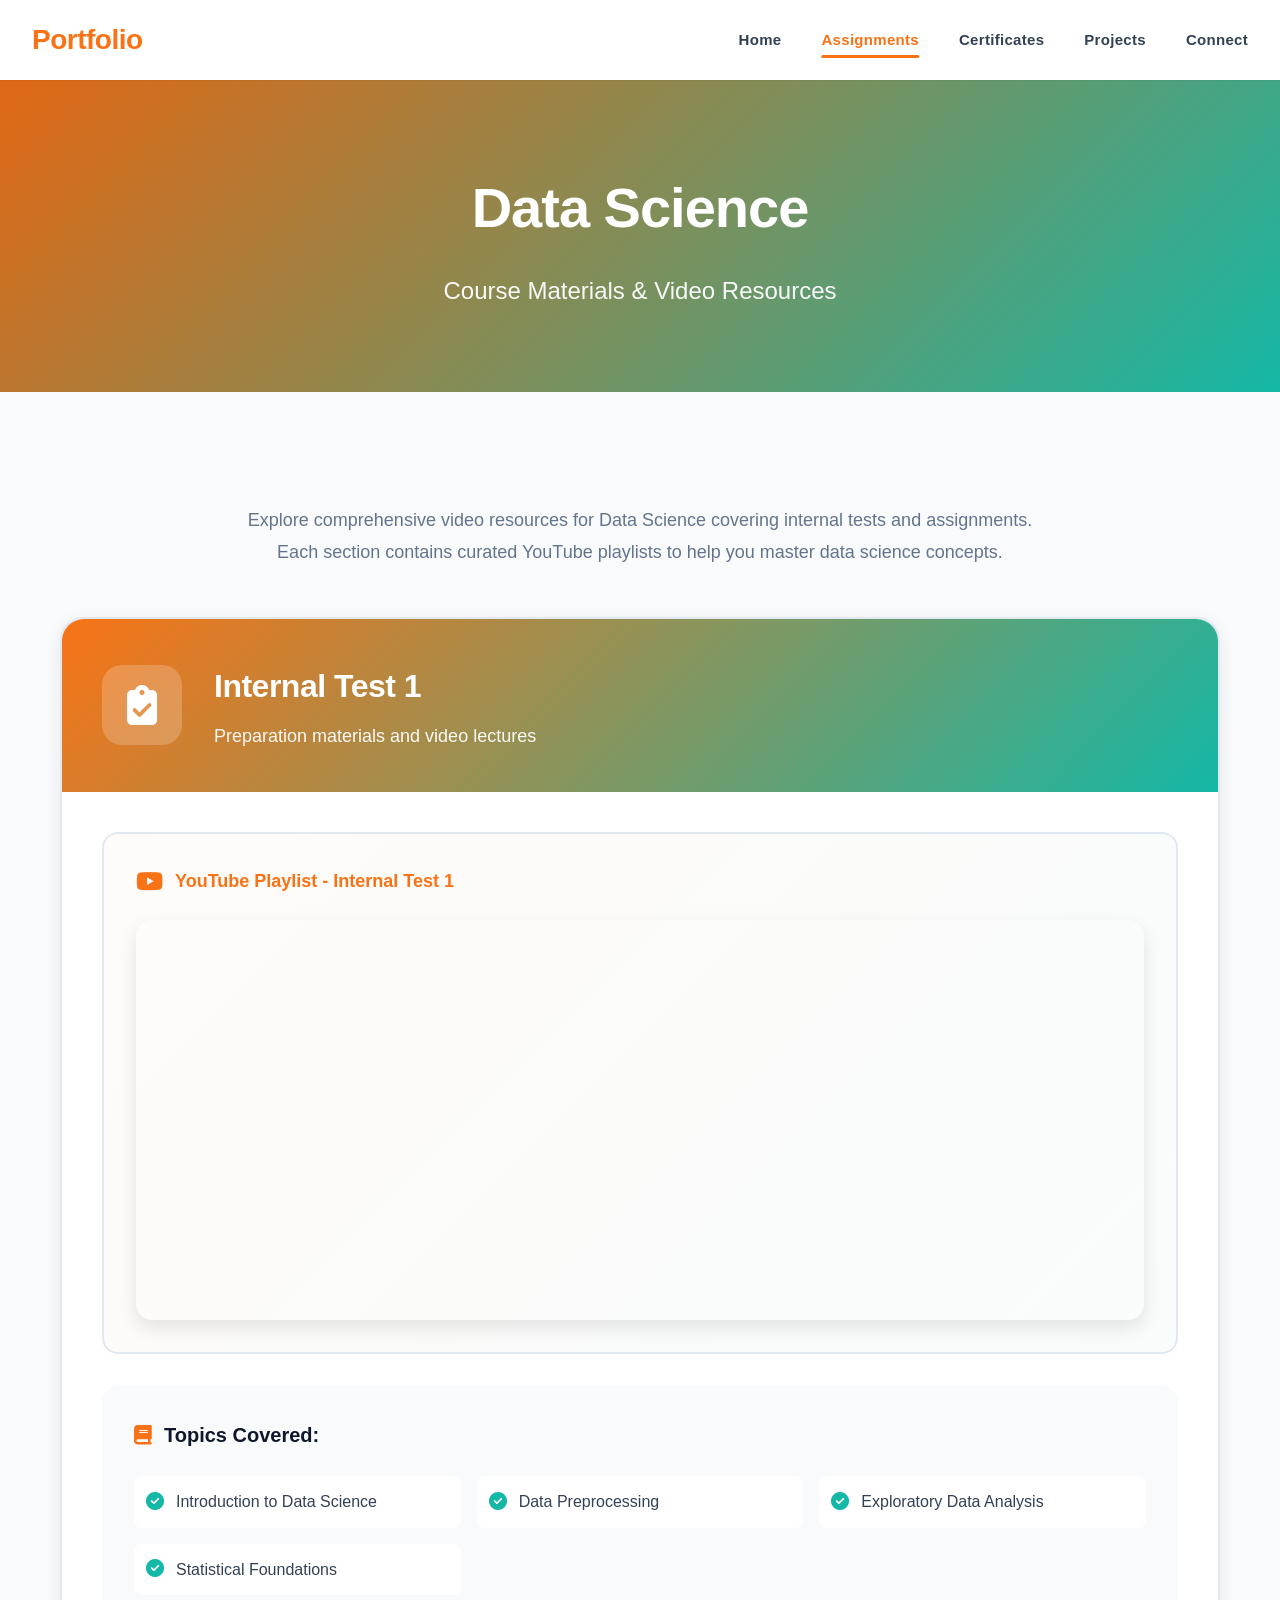
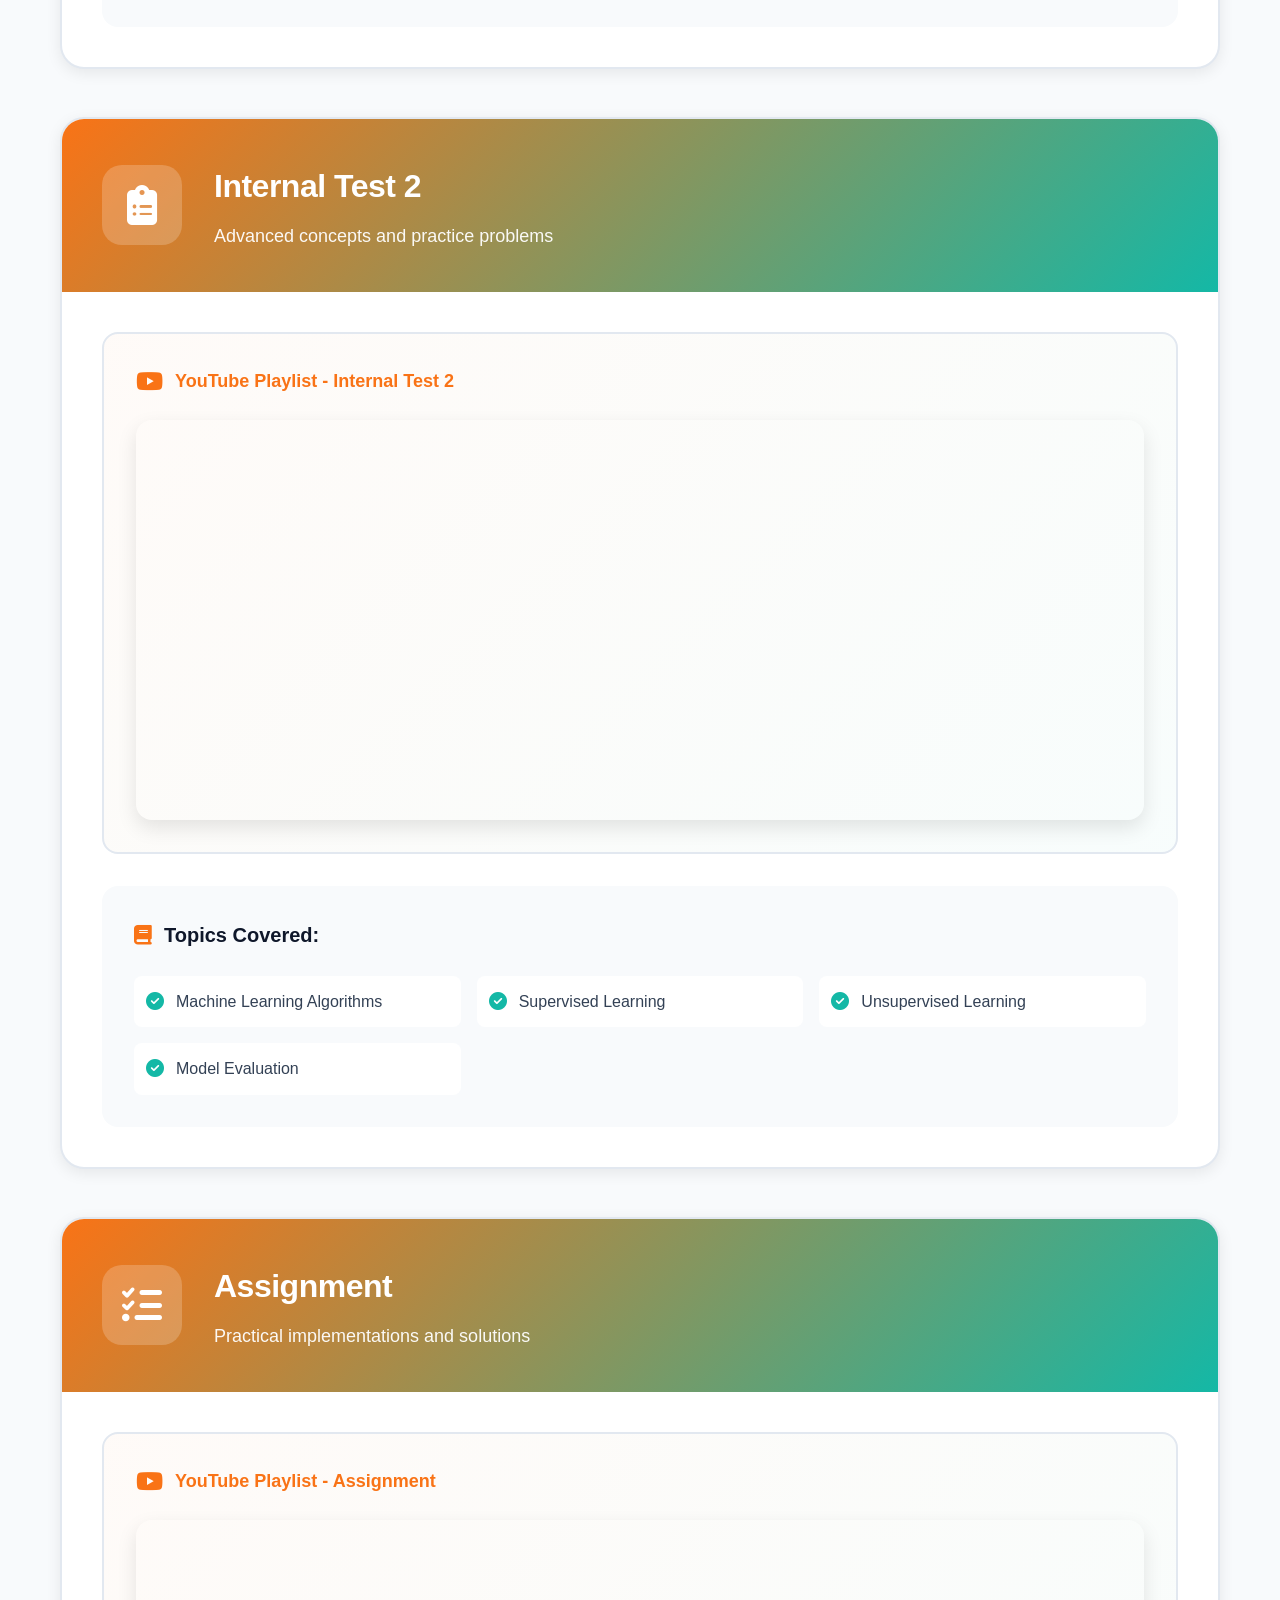
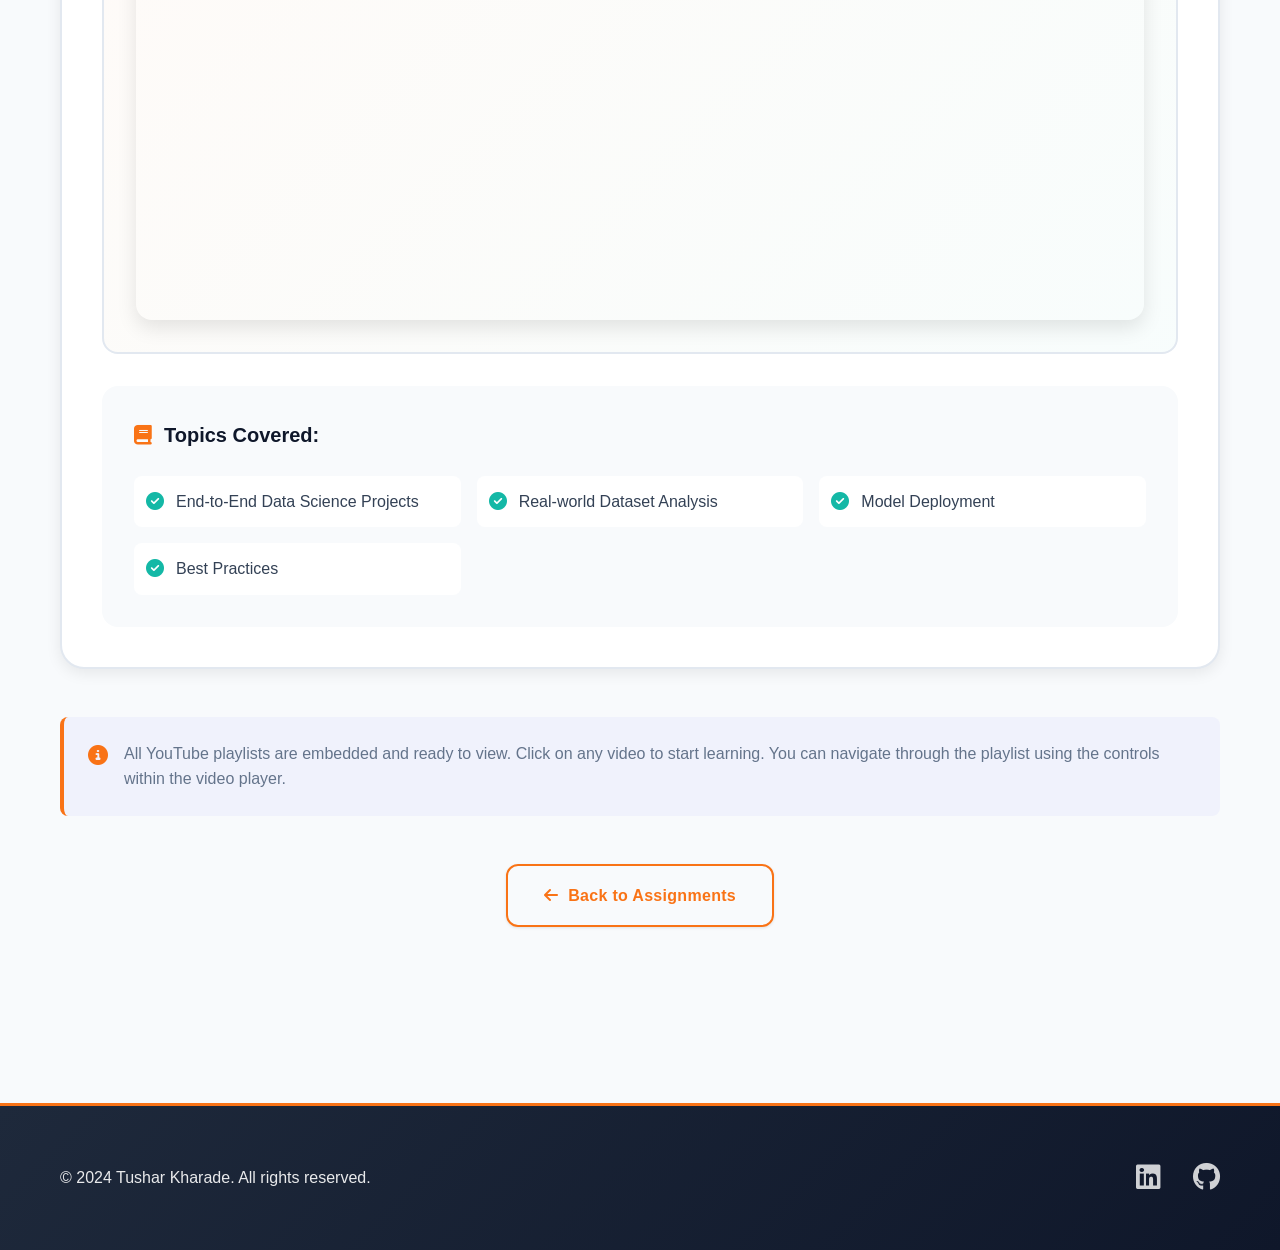
<file: datascience.html>
<!DOCTYPE html>
<html lang="en">
<head>
    <meta charset="UTF-8">
    <meta name="viewport" content="width=device-width, initial-scale=1.0">
    <meta name="description" content="Data Science course materials - Internal Tests and Assignments video resources.">
    <title>Data Science - Tushar Kharade</title>
    <link rel="stylesheet" href="styles.css">
    <link rel="stylesheet" href="https://cdnjs.cloudflare.com/ajax/libs/font-awesome/6.4.0/css/all.min.css">
    <link rel="icon" href="data:image/svg+xml,<svg xmlns='http://www.w3.org/2000/svg' viewBox='0 0 100 100'><text y='.9em' font-size='90'>👨‍💻</text></svg>">
</head>
<body>
    <nav class="navbar">
        <div class="nav-container">
            <div class="logo">
                <a href="index.html">Portfolio</a>
            </div>
            <div class="nav-toggle" id="navToggle">
                <span></span>
                <span></span>
                <span></span>
            </div>
            <ul class="nav-menu" id="navMenu">
                <li><a href="index.html" class="nav-link">Home</a></li>
                <li><a href="assignments.html" class="nav-link active">Assignments</a></li>
                <li><a href="certificates.html" class="nav-link">Certificates</a></li>
                <li><a href="projects.html" class="nav-link">Projects</a></li>
                <li><a href="connect.html" class="nav-link">Connect</a></li>
            </ul>
        </div>
    </nav>

    <main>
        <section class="page-header">
            <div class="container">
                <h1 class="page-title">Data Science</h1>
                <p class="page-subtitle">Course Materials & Video Resources</p>
            </div>
        </section>

        <section class="content-section">
            <div class="container">
                <p class="intro-text">
                    Explore comprehensive video resources for Data Science covering internal tests and assignments. 
                    Each section contains curated YouTube playlists to help you master data science concepts.
                </p>

                <div class="datascience-sections">
                    <!-- Internal Test 1 Section -->
                    <div class="ds-section" id="internal-test-1">
                        <div class="ds-header">
                            <div class="ds-icon">
                                <i class="fas fa-clipboard-check"></i>
                            </div>
                            <div class="ds-title-area">
                                <h2 class="ds-title">Internal Test 1</h2>
                                <p class="ds-subtitle">Preparation materials and video lectures</p>
                            </div>
                        </div>
                        <div class="ds-body">
                            <div class="playlist-container">
                                <div class="playlist-info">
                                    <i class="fab fa-youtube"></i>
                                    <span>YouTube Playlist - Internal Test 1</span>
                                </div>
                                <!-- YouTube playlist embed -->
                                <div class="video-embed">
                                    <iframe 
                                        width="100%" 
                                        height="400" 
                                        src="https://www.youtube.com/embed/videoseries?list=PLSRYJNLfXq2Q6xxtLRbGEiZMliD6gCicq" 
                                        title="Internal Test 1 Playlist" 
                                        allow="accelerometer; autoplay; clipboard-write; encrypted-media; gyroscope; picture-in-picture; web-share" 
                                        allowfullscreen>
                                    </iframe>
                                </div>
                            </div>
                            <div class="ds-topics">
                                <h4><i class="fas fa-book"></i> Topics Covered:</h4>
                                <ul class="topic-list">
                                    <li><i class="fas fa-check-circle"></i> Introduction to Data Science</li>
                                    <li><i class="fas fa-check-circle"></i> Data Preprocessing</li>
                                    <li><i class="fas fa-check-circle"></i> Exploratory Data Analysis</li>
                                    <li><i class="fas fa-check-circle"></i> Statistical Foundations</li>
                                </ul>
                            </div>
                        </div>
                    </div>

                    <!-- Internal Test 2 Section -->
                    <div class="ds-section" id="internal-test-2">
                        <div class="ds-header">
                            <div class="ds-icon">
                                <i class="fas fa-clipboard-list"></i>
                            </div>
                            <div class="ds-title-area">
                                <h2 class="ds-title">Internal Test 2</h2>
                                <p class="ds-subtitle">Advanced concepts and practice problems</p>
                            </div>
                        </div>
                        <div class="ds-body">
                            <div class="playlist-container">
                                <div class="playlist-info">
                                    <i class="fab fa-youtube"></i>
                                    <span>YouTube Playlist - Internal Test 2</span>
                                </div>
                                <!-- YouTube playlist embed -->
                                <div class="video-embed">
                                    <iframe 
                                        width="100%" 
                                        height="400" 
                                        src="https://www.youtube.com/embed/videoseries?list=PLSRYJNLfXq2Sf3avYNawMOHt2GX9H8U_8" 
                                        title="Internal Test 2 Playlist" 
                                        allow="accelerometer; autoplay; clipboard-write; encrypted-media; gyroscope; picture-in-picture; web-share" 
                                        allowfullscreen>
                                    </iframe>
                                </div>
                            </div>
                            <div class="ds-topics">
                                <h4><i class="fas fa-book"></i> Topics Covered:</h4>
                                <ul class="topic-list">
                                    <li><i class="fas fa-check-circle"></i> Machine Learning Algorithms</li>
                                    <li><i class="fas fa-check-circle"></i> Supervised Learning</li>
                                    <li><i class="fas fa-check-circle"></i> Unsupervised Learning</li>
                                    <li><i class="fas fa-check-circle"></i> Model Evaluation</li>
                                </ul>
                            </div>
                        </div>
                    </div>

                    <!-- Assignment Section -->
                    <div class="ds-section" id="assignment">
                        <div class="ds-header">
                            <div class="ds-icon">
                                <i class="fas fa-tasks"></i>
                            </div>
                            <div class="ds-title-area">
                                <h2 class="ds-title">Assignment</h2>
                                <p class="ds-subtitle">Practical implementations and solutions</p>
                            </div>
                        </div>
                        <div class="ds-body">
                            <div class="playlist-container">
                                <div class="playlist-info">
                                    <i class="fab fa-youtube"></i>
                                    <span>YouTube Playlist - Assignment</span>
                                </div>
                                <!-- YouTube playlist embed -->
                                <div class="video-embed">
                                    <iframe 
                                        width="100%" 
                                        height="400" 
                                        src="https://www.youtube.com/embed/videoseries?list=PLSRYJNLfXq2R6t7LVSJ5bpHG5XLSTk4Mq" 
                                        title="Assignment Playlist" 
                                        allow="accelerometer; autoplay; clipboard-write; encrypted-media; gyroscope; picture-in-picture; web-share" 
                                        allowfullscreen>
                                    </iframe>
                                </div>
                            </div>
                            <div class="ds-topics">
                                <h4><i class="fas fa-book"></i> Topics Covered:</h4>
                                <ul class="topic-list">
                                    <li><i class="fas fa-check-circle"></i> End-to-End Data Science Projects</li>
                                    <li><i class="fas fa-check-circle"></i> Real-world Dataset Analysis</li>
                                    <li><i class="fas fa-check-circle"></i> Model Deployment</li>
                                    <li><i class="fas fa-check-circle"></i> Best Practices</li>
                                </ul>
                            </div>
                        </div>
                    </div>
                </div>

                <div class="note-section">
                    <i class="fas fa-info-circle"></i>
                    <p>All YouTube playlists are embedded and ready to view. Click on any video to start learning. You can navigate through the playlist using the controls within the video player.</p>
                </div>

                <div class="back-link">
                    <a href="assignments.html" class="btn btn-secondary">
                        <i class="fas fa-arrow-left"></i> Back to Assignments
                    </a>
                </div>
            </div>
        </section>
    </main>

    <footer>
        <div class="container">
            <p>&copy; 2024 Tushar Kharade. All rights reserved.</p>
            <div class="footer-links">
                <a href="https://www.linkedin.com/in/tushar-kharade-2171b0299/" target="_blank"><i class="fab fa-linkedin"></i></a>
                <a href="https://github.com/Tushar69k" target="_blank"><i class="fab fa-github"></i></a>
            </div>
        </div>
    </footer>

    <script src="script.js"></script>
</body>
</html>
</file>
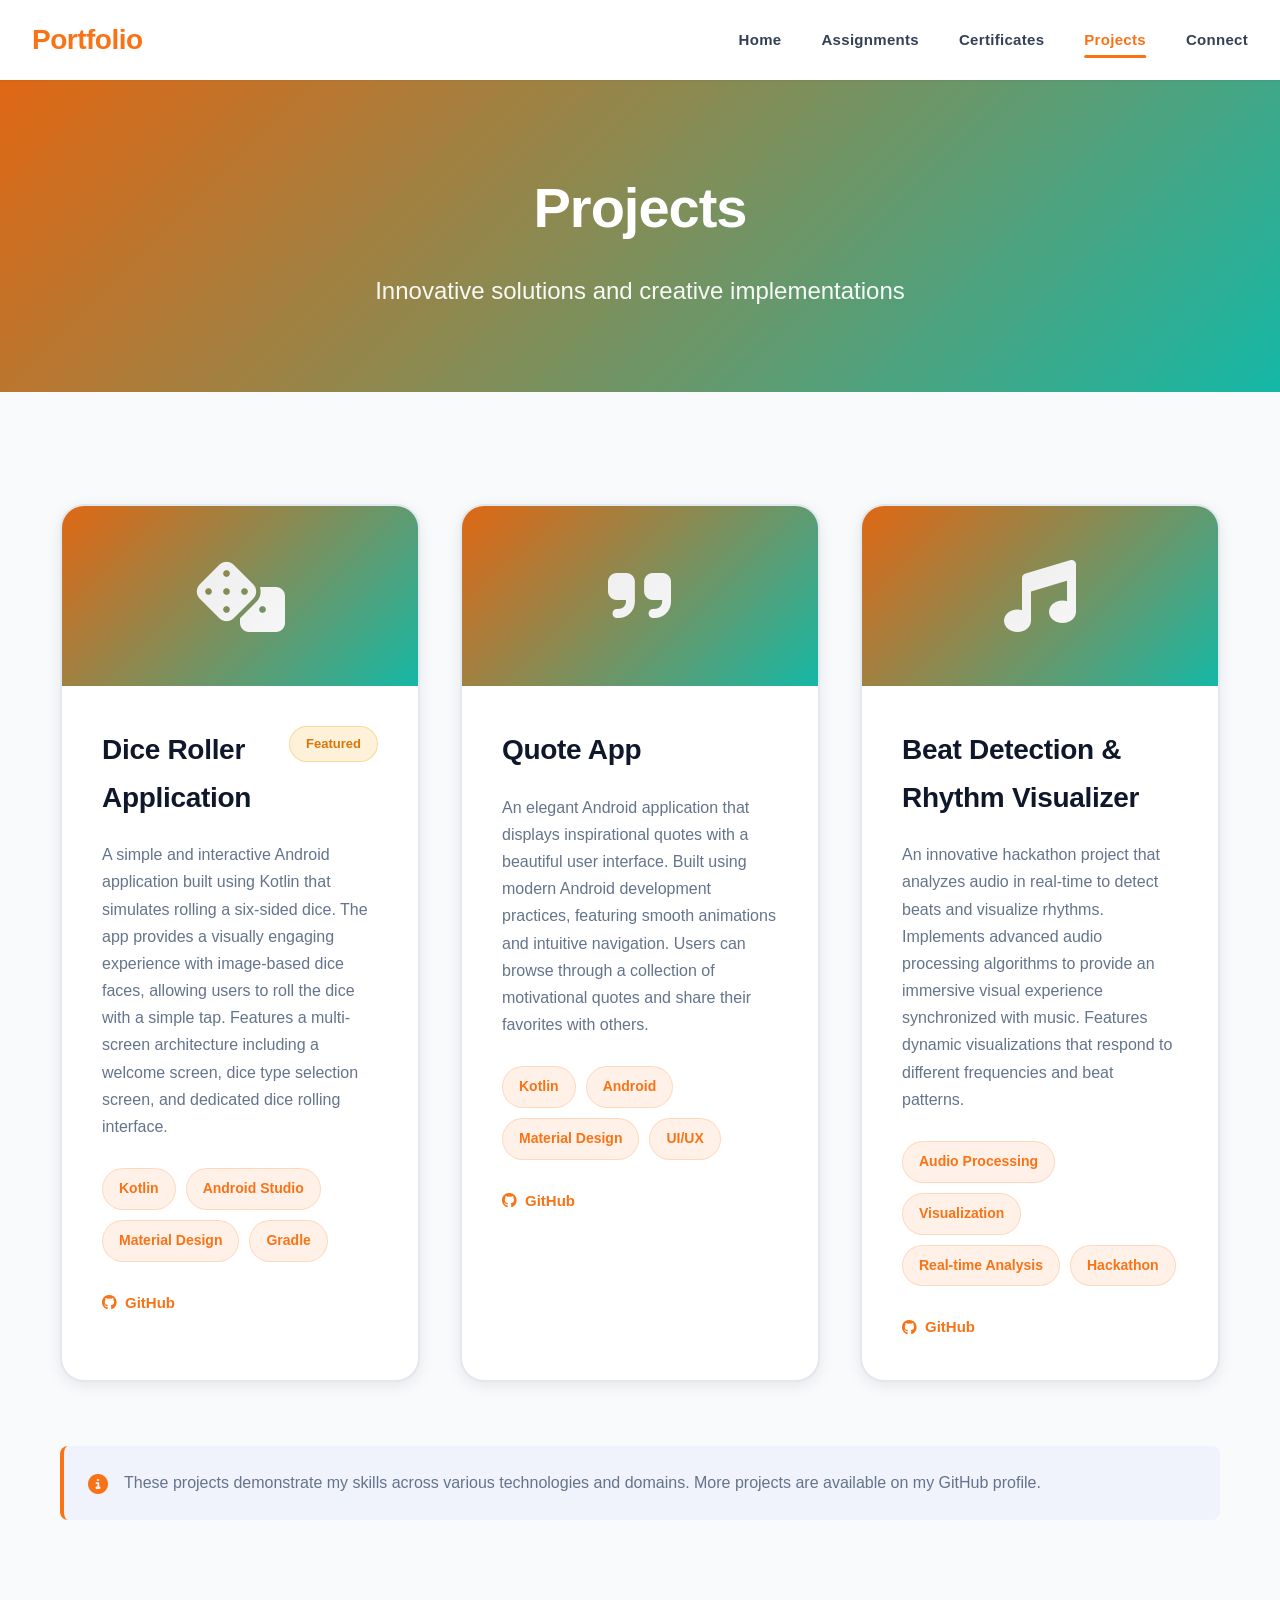
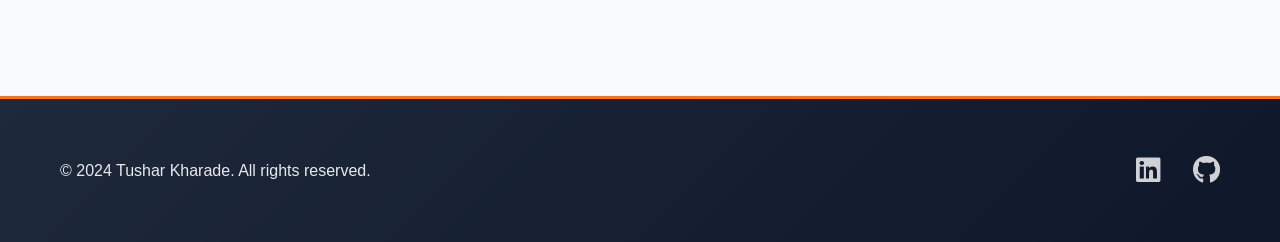
<file: projects.html>
<!DOCTYPE html>
<html lang="en">
<head>
    <meta charset="UTF-8">
    <meta name="viewport" content="width=device-width, initial-scale=1.0">
    <meta name="description" content="Android projects built with Kotlin, Jetpack Compose - Dice Roller, Quote App, Beat Detection and more.">
    <title>Projects - Tushar Kharade</title>
    <link rel="stylesheet" href="styles.css">
    <link rel="stylesheet" href="https://cdnjs.cloudflare.com/ajax/libs/font-awesome/6.4.0/css/all.min.css">
    <link rel="icon" href="data:image/svg+xml,<svg xmlns='http://www.w3.org/2000/svg' viewBox='0 0 100 100'><text y='.9em' font-size='90'>👨‍💻</text></svg>">
</head>
<body>
    <nav class="navbar">
        <div class="nav-container">
            <div class="logo">
                <a href="index.html">Portfolio</a>
            </div>
            <div class="nav-toggle" id="navToggle">
                <span></span>
                <span></span>
                <span></span>
            </div>
            <ul class="nav-menu" id="navMenu">
                <li><a href="index.html" class="nav-link">Home</a></li>
                <li><a href="assignments.html" class="nav-link">Assignments</a></li>
                <li><a href="certificates.html" class="nav-link">Certificates</a></li>
                <li><a href="projects.html" class="nav-link active">Projects</a></li>
                <li><a href="connect.html" class="nav-link">Connect</a></li>
            </ul>
        </div>
    </nav>

    <main>
        <section class="page-header">
            <div class="container">
                <h1 class="page-title">Projects</h1>
                <p class="page-subtitle">Innovative solutions and creative implementations</p>
            </div>
        </section>

        <section class="content-section">
            <div class="container">
                <div class="projects-grid">
                    <div class="project-card featured">
                        <div class="project-image">
                            <i class="fas fa-dice"></i>
                        </div>
                        <div class="project-content">
                            <div class="project-header">
                                <h3>Dice Roller Application</h3>
                                <span class="project-tag featured-tag">Featured</span>
                            </div>
                            <p class="project-description">
                                A simple and interactive Android application built using Kotlin that simulates rolling a six-sided dice. 
                                The app provides a visually engaging experience with image-based dice faces, allowing users to roll 
                                the dice with a simple tap. Features a multi-screen architecture including a welcome screen, 
                                dice type selection screen, and dedicated dice rolling interface.
                            </p>
                            <div class="project-tech">
                                <span class="tech-tag">Kotlin</span>
                                <span class="tech-tag">Android Studio</span>
                                <span class="tech-tag">Material Design</span>
                                <span class="tech-tag">Gradle</span>
                            </div>
                            <div class="project-links">
                                <a href="https://github.com/Tushar69k/RollDice" target="_blank" class="project-link"><i class="fab fa-github"></i> GitHub</a>
                            </div>
                        </div>
                    </div>

                    <div class="project-card">
                        <div class="project-image">
                            <i class="fas fa-quote-right"></i>
                        </div>
                        <div class="project-content">
                            <div class="project-header">
                                <h3>Quote App</h3>
                            </div>
                            <p class="project-description">
                                An elegant Android application that displays inspirational quotes with a beautiful user interface. 
                                Built using modern Android development practices, featuring smooth animations and intuitive navigation. 
                                Users can browse through a collection of motivational quotes and share their favorites with others.
                            </p>
                            <div class="project-tech">
                                <span class="tech-tag">Kotlin</span>
                                <span class="tech-tag">Android</span>
                                <span class="tech-tag">Material Design</span>
                                <span class="tech-tag">UI/UX</span>
                            </div>
                            <div class="project-links">
                                <a href="https://github.com/Tushar69k/Quote-App" target="_blank" class="project-link"><i class="fab fa-github"></i> GitHub</a>
                            </div>
                        </div>
                    </div>

                    <div class="project-card">
                        <div class="project-image">
                            <i class="fas fa-music"></i>
                        </div>
                        <div class="project-content">
                            <div class="project-header">
                                <h3>Beat Detection & Rhythm Visualizer</h3>
                            </div>
                            <p class="project-description">
                                An innovative hackathon project that analyzes audio in real-time to detect beats and visualize rhythms. 
                                Implements advanced audio processing algorithms to provide an immersive visual experience synchronized 
                                with music. Features dynamic visualizations that respond to different frequencies and beat patterns.
                            </p>
                            <div class="project-tech">
                                <span class="tech-tag">Audio Processing</span>
                                <span class="tech-tag">Visualization</span>
                                <span class="tech-tag">Real-time Analysis</span>
                                <span class="tech-tag">Hackathon</span>
                            </div>
                            <div class="project-links">
                                <a href="https://github.com/Tushar69k/hackathon" target="_blank" class="project-link"><i class="fab fa-github"></i> GitHub</a>
                            </div>
                        </div>
                    </div>
                </div>

                <div class="note-section">
                    <i class="fas fa-info-circle"></i>
                    <p>These projects demonstrate my skills across various technologies and domains. More projects are available on my GitHub profile.</p>
                </div>
            </div>
        </section>
    </main>

    <footer>
        <div class="container">
            <p>&copy; 2024 Tushar Kharade. All rights reserved.</p>
            <div class="footer-links">
                <a href="https://www.linkedin.com/in/tushar-kharade-2171b0299/" target="_blank"><i class="fab fa-linkedin"></i></a>
                <a href="https://github.com/Tushar69k" target="_blank"><i class="fab fa-github"></i></a>
            </div>
        </div>
    </footer>

    <script src="script.js"></script>
</body>
</html>
</file>
<file: styles.css>
/* Reset and Base Styles */
* {
    margin: 0;
    padding: 0;
    box-sizing: border-box;
}

:root {
    --primary-color: #f97316;
    --primary-dark: #ea580c;
    --primary-light: #fb923c;
    --secondary-color: #14b8a6;
    --accent-color: #06b6d4;
    --text-dark: #0f172a;
    --text-medium: #334155;
    --text-light: #64748b;
    --text-lighter: #94a3b8;
    --bg-light: #f8fafc;
    --bg-white: #ffffff;
    --bg-dark: #1e293b;
    --border-color: #e2e8f0;
    --primary-rgb: 249, 115, 22;
    --secondary-rgb: 20, 184, 166;
    --shadow-sm: 0 1px 3px 0 rgba(0, 0, 0, 0.1);
    --shadow-md: 0 4px 6px -1px rgba(0, 0, 0, 0.1);
    --shadow-lg: 0 10px 15px -3px rgba(0, 0, 0, 0.1);
    --shadow-xl: 0 20px 25px -5px rgba(0, 0, 0, 0.1);
    --shadow-2xl: 0 25px 50px -12px rgba(0, 0, 0, 0.25);
    --gradient-primary: linear-gradient(135deg, var(--primary-color) 0%, var(--primary-light) 100%);
    --gradient-hero: linear-gradient(135deg, var(--primary-color) 0%, var(--secondary-color) 100%);
    --transition: all 0.3s cubic-bezier(0.4, 0, 0.2, 1);
    --transition-slow: all 0.5s cubic-bezier(0.4, 0, 0.2, 1);
}

html {
    scroll-behavior: smooth;
    font-size: 16px;
}

body {
    font-family: 'Inter', -apple-system, BlinkMacSystemFont, 'Segoe UI', Roboto, 'Helvetica Neue', Arial, sans-serif;
    line-height: 1.7;
    color: var(--text-medium);
    background-color: var(--bg-light);
    overflow-x: hidden;
    font-weight: 400;
    -webkit-font-smoothing: antialiased;
    -moz-osx-font-smoothing: grayscale;
}

.container {
    max-width: 1200px;
    margin: 0 auto;
    padding: 0 20px;
}

/* Navigation */
.navbar {
    background: rgba(255, 255, 255, 0.95);
    backdrop-filter: blur(10px);
    box-shadow: 0 1px 0 0 var(--border-color);
    position: sticky;
    top: 0;
    z-index: 1000;
    transition: var(--transition);
}

.nav-container {
    max-width: 1280px;
    margin: 0 auto;
    padding: 0 2rem;
    display: flex;
    justify-content: space-between;
    align-items: center;
    height: 80px;
}

.logo a {
    font-size: 1.75rem;
    font-weight: 800;
    color: var(--primary-color);
    text-decoration: none;
    transition: var(--transition);
    letter-spacing: -0.5px;
}

.logo a:hover {
    color: var(--primary-dark);
    transform: translateY(-2px);
}

.nav-menu {
    display: flex;
    list-style: none;
    gap: 2.5rem;
    align-items: center;
}

.nav-link {
    color: var(--text-medium);
    text-decoration: none;
    font-weight: 600;
    font-size: 0.9375rem;
    transition: var(--transition);
    position: relative;
    padding: 0.5rem 0;
    letter-spacing: 0.3px;
}

.nav-link::after {
    content: '';
    position: absolute;
    bottom: -2px;
    left: 50%;
    transform: translateX(-50%);
    width: 0;
    height: 3px;
    background: var(--primary-color);
    border-radius: 3px;
    transition: var(--transition);
}

.nav-link:hover::after,
.nav-link.active::after {
    width: 100%;
}

.nav-link:hover,
.nav-link.active {
    color: var(--primary-color);
}

.nav-toggle {
    display: none;
    flex-direction: column;
    cursor: pointer;
    gap: 5px;
}

.nav-toggle span {
    width: 25px;
    height: 3px;
    background: var(--text-dark);
    border-radius: 2px;
    transition: var(--transition);
}

/* Hero Section */
.hero {
    min-height: calc(100vh - 80px);
    display: flex;
    align-items: center;
    padding: 5rem 0;
    background: linear-gradient(135deg, rgba(var(--primary-rgb), 0.03) 0%, rgba(var(--secondary-rgb), 0.03) 100%);
    position: relative;
    overflow: hidden;
}

.hero::before {
    content: '';
    position: absolute;
    top: -50%;
    right: -10%;
    width: 800px;
    height: 800px;
    background: radial-gradient(circle, rgba(var(--primary-rgb), 0.08) 0%, transparent 70%);
    border-radius: 50%;
    animation: pulse 10s ease-in-out infinite;
}

.hero::after {
    content: '';
    position: absolute;
    bottom: -30%;
    left: -10%;
    width: 600px;
    height: 600px;
    background: radial-gradient(circle, rgba(var(--secondary-rgb), 0.06) 0%, transparent 70%);
    border-radius: 50%;
    animation: pulse 12s ease-in-out infinite reverse;
}

@keyframes pulse {
    0%, 100% {
        transform: scale(1) rotate(0deg);
        opacity: 0.6;
    }
    50% {
        transform: scale(1.1) rotate(5deg);
        opacity: 0.9;
    }
}

.hero-content {
    max-width: 1280px;
    margin: 0 auto;
    padding: 0 2rem;
    display: grid;
    grid-template-columns: 1.1fr 0.9fr;
    gap: 5rem;
    align-items: center;
    position: relative;
    z-index: 1;
}

.hero-badge {
    display: inline-flex;
    align-items: center;
    padding: 0.625rem 1.25rem;
    background: rgba(var(--secondary-rgb), 0.1);
    color: #059669;
    border-radius: 2rem;
    font-size: 0.875rem;
    font-weight: 600;
    margin-bottom: 2rem;
    border: 1.5px solid rgba(var(--secondary-rgb), 0.2);
    animation: fadeInDown 0.8s ease-out;
}

.hero-title {
    font-size: 4rem;
    font-weight: 900;
    line-height: 1.1;
    margin-bottom: 1.5rem;
    color: var(--text-dark);
    letter-spacing: -1.5px;
    animation: fadeInUp 0.8s ease-out 0.2s both;
}

.gradient-text {
    background: var(--gradient-hero);
    -webkit-background-clip: text;
    -webkit-text-fill-color: transparent;
    background-clip: text;
    display: inline-block;
}

.hero-subtitle {
    font-size: 1.5rem;
    color: var(--text-light);
    margin-bottom: 1.75rem;
    font-weight: 600;
    letter-spacing: 0.5px;
    animation: fadeInUp 0.8s ease-out 0.4s both;
}

.hero-description {
    font-size: 1.125rem;
    color: var(--text-light);
    margin-bottom: 2.5rem;
    line-height: 1.8;
    animation: fadeInUp 0.8s ease-out 0.6s both;
}

.hero-stats {
    display: flex;
    gap: 3rem;
    margin-bottom: 2.5rem;
    flex-wrap: wrap;
    animation: fadeInUp 0.8s ease-out 0.8s both;
}

.stat-item {
    display: flex;
    align-items: center;
    gap: 1rem;
    padding: 1rem 1.5rem;
    background: var(--bg-white);
    border-radius: 1rem;
    box-shadow: var(--shadow-sm);
    transition: var(--transition);
}

.stat-item:hover {
    transform: translateY(-3px);
    box-shadow: var(--shadow-md);
}

.stat-item i {
    font-size: 2rem;
    color: var(--primary-color);
}

.stat-item div {
    display: flex;
    flex-direction: column;
}

.stat-item strong {
    font-size: 1.75rem;
    font-weight: 800;
    color: var(--text-dark);
    line-height: 1;
    letter-spacing: -0.5px;
}

.stat-item span {
    font-size: 0.875rem;
    color: var(--text-light);
    font-weight: 500;
    margin-top: 0.25rem;
}

.hero-buttons {
    display: flex;
    gap: 1.25rem;
    flex-wrap: wrap;
    animation: fadeInUp 0.8s ease-out 1s both;
}

.btn {
    padding: 1rem 2.25rem;
    border-radius: 0.75rem;
    text-decoration: none;
    font-weight: 700;
    font-size: 1rem;
    transition: var(--transition);
    display: inline-flex;
    align-items: center;
    gap: 0.625rem;
    border: none;
    cursor: pointer;
    position: relative;
    overflow: hidden;
    letter-spacing: 0.3px;
}

.btn-primary {
    background: var(--primary-color);
    color: white;
    box-shadow: 0 4px 12px rgba(var(--primary-rgb), 0.3);
}

.btn-primary:hover {
    background: var(--primary-dark);
    transform: translateY(-3px);
    box-shadow: 0 8px 20px rgba(var(--primary-rgb), 0.4);
}

.btn-primary:active {
    transform: translateY(-1px);
}

.btn-secondary {
    background: transparent;
    color: var(--primary-color);
    border: 2px solid var(--primary-color);
    box-shadow: var(--shadow-sm);
}

.btn-secondary:hover {
    background: var(--primary-color);
    color: white;
    transform: translateY(-3px);
    box-shadow: 0 8px 20px rgba(var(--primary-rgb), 0.25);
}

.btn-secondary:active {
    transform: translateY(-1px);
}

.hero-image {
    display: flex;
    justify-content: center;
    align-items: center;
    position: relative;
    animation: fadeInRight 1s ease-out 0.4s both;
}

.image-placeholder {
    width: 400px;
    height: 400px;
    border-radius: 50%;
    background: var(--gradient-hero);
    display: flex;
    justify-content: center;
    align-items: center;
    box-shadow: 0 20px 50px rgba(var(--primary-rgb), 0.3);
    animation: float 4s ease-in-out infinite;
    position: relative;
    z-index: 2;
    border: 8px solid var(--bg-white);
}

.image-placeholder i {
    font-size: 200px;
    color: white;
    opacity: 0.95;
}

.floating-icons {
    position: absolute;
    width: 100%;
    height: 100%;
    top: 0;
    left: 0;
}

.float-icon {
    position: absolute;
    width: 70px;
    height: 70px;
    background: var(--bg-white);
    border-radius: 1rem;
    display: flex;
    align-items: center;
    justify-content: center;
    box-shadow: 0 8px 25px rgba(0, 0, 0, 0.15);
    animation: floatAround 8s ease-in-out infinite;
    transition: var(--transition);
}

.float-icon:hover {
    transform: scale(1.1) rotate(5deg);
}

.float-icon i {
    font-size: 1.75rem;
}

.float-icon.kotlin-icon {
    background: linear-gradient(135deg, rgba(58, 208, 107, 0.15), rgba(58, 208, 107, 0.05));
    border: 2px solid rgba(58, 208, 107, 0.2);
}

.float-icon.kotlin-icon i {
    color: #3ad06f;
}

.float-icon.java-icon {
    background: linear-gradient(135deg, rgba(244, 67, 54, 0.15), rgba(244, 67, 54, 0.05));
    border: 2px solid rgba(244, 67, 54, 0.2);
}

.float-icon.java-icon i {
    color: #f44336;
}

.float-icon.python-icon {
    background: linear-gradient(135deg, rgba(48, 105, 152, 0.15), rgba(48, 105, 152, 0.05));
    border: 2px solid rgba(48, 105, 152, 0.2);
}

.float-icon.python-icon i {
    color: #306998;
}

.float-icon.git-icon {
    background: linear-gradient(135deg, rgba(51, 51, 51, 0.15), rgba(51, 51, 51, 0.05));
    border: 2px solid rgba(51, 51, 51, 0.2);
}

.float-icon.git-icon i {
    color: #333;
}

.float-icon:nth-child(1) {
    top: 10%;
    left: 5%;
}

.float-icon:nth-child(2) {
    top: 15%;
    right: 0;
}

.float-icon:nth-child(3) {
    bottom: 15%;
    left: 0;
}

.float-icon:nth-child(4) {
    bottom: 10%;
    right: 5%;
}

@keyframes float {
    0%, 100% {
        transform: translateY(0px) scale(1);
    }
    50% {
        transform: translateY(-25px) scale(1.02);
    }
}

@keyframes fadeInUp {
    from {
        opacity: 0;
        transform: translateY(30px);
    }
    to {
        opacity: 1;
        transform: translateY(0);
    }
}

@keyframes fadeInDown {
    from {
        opacity: 0;
        transform: translateY(-20px);
    }
    to {
        opacity: 1;
        transform: translateY(0);
    }
}

@keyframes fadeInRight {
    from {
        opacity: 0;
        transform: translateX(30px);
    }
    to {
        opacity: 1;
        transform: translateX(0);
    }
}

@keyframes fadeInLeft {
    from {
        opacity: 0;
        transform: translateX(-30px);
    }
    to {
        opacity: 1;
        transform: translateX(0);
    }
}

@keyframes floatAround {
    0%, 100% {
        transform: translate(0, 0);
    }
    25% {
        transform: translate(10px, -10px);
    }
    50% {
        transform: translate(-10px, 10px);
    }
    75% {
        transform: translate(10px, 10px);
    }
}

/* Sections */
section {
    padding: 6rem 0;
}

.section-title {
    font-size: 3rem;
    font-weight: 900;
    text-align: center;
    margin-bottom: 4rem;
    color: var(--text-dark);
    position: relative;
    letter-spacing: -1px;
}

.section-title::after {
    content: '';
    position: absolute;
    bottom: -15px;
    left: 50%;
    transform: translateX(-50%);
    width: 100px;
    height: 5px;
    background: var(--gradient-hero);
    border-radius: 3px;
}

/* About Section */
.about {
    background: var(--bg-white);
}

.about-text {
    font-size: 1.25rem;
    color: var(--text-light);
    text-align: center;
    max-width: 900px;
    margin: 0 auto 4rem;
    line-height: 1.9;
    font-weight: 400;
}

.tech-stack-section {
    background: linear-gradient(135deg, rgba(var(--primary-rgb), 0.03), rgba(var(--secondary-rgb), 0.03));
    padding: 3rem;
    border-radius: 2rem;
    margin: 4rem 0;
    border: 2px solid var(--border-color);
    box-shadow: var(--shadow-sm);
}

.tech-stack-title {
    text-align: center;
    font-size: 2rem;
    color: var(--text-dark);
    margin-bottom: 3rem;
    font-weight: 800;
    letter-spacing: -0.5px;
}

.tech-categories {
    display: grid;
    gap: 2rem;
}

.tech-category h4 {
    color: var(--text-dark);
    font-size: 1.125rem;
    margin-bottom: 1rem;
    font-weight: 600;
    display: flex;
    align-items: center;
    gap: 0.5rem;
}

.tech-category h4 i {
    color: var(--primary-color);
}

.tech-tags {
    display: flex;
    flex-wrap: wrap;
    gap: 0.75rem;
}

.tech-badge {
    display: inline-flex;
    align-items: center;
    gap: 0.625rem;
    padding: 0.75rem 1.5rem;
    background: var(--bg-white);
    color: var(--text-medium);
    border-radius: 3rem;
    font-size: 0.9375rem;
    font-weight: 600;
    border: 2px solid var(--border-color);
    transition: var(--transition);
    box-shadow: 0 2px 8px rgba(0, 0, 0, 0.05);
}

.tech-badge:hover {
    transform: translateY(-3px);
    border-color: var(--primary-color);
    box-shadow: 0 8px 16px rgba(var(--primary-rgb), 0.15);
    background: rgba(var(--primary-rgb), 0.03);
}

.tech-badge i {
    font-size: 1.125rem;
    color: var(--primary-color);
}

.tech-badge.kotlin i {
    color: #7F52FF;
}

.skills-grid {
    display: grid;
    grid-template-columns: repeat(auto-fit, minmax(300px, 1fr));
    gap: 2.5rem;
    margin-top: 4rem;
}

.skill-card {
    background: var(--bg-white);
    padding: 2.5rem;
    border-radius: 1.5rem;
    text-align: center;
    transition: var(--transition);
    border: 2px solid var(--border-color);
    box-shadow: 0 4px 12px rgba(0, 0, 0, 0.05);
}

.skill-card:hover {
    transform: translateY(-8px);
    border-color: var(--primary-color);
    box-shadow: 0 12px 30px rgba(var(--primary-rgb), 0.15);
}

.skill-card i {
    font-size: 3.5rem;
    color: var(--primary-color);
    margin-bottom: 1.5rem;
    display: block;
}

.skill-card h3 {
    font-size: 1.5rem;
    margin-bottom: 1rem;
    color: var(--text-dark);
    font-weight: 700;
}

.skill-card p {
    color: var(--text-light);
    line-height: 1.7;
    font-size: 1rem;
}

/* Quick Links */
.links-grid {
    display: grid;
    grid-template-columns: repeat(auto-fit, minmax(280px, 1fr));
    gap: 2.5rem;
}

.link-card {
    background: var(--bg-white);
    padding: 2.5rem;
    border-radius: 1.5rem;
    text-align: center;
    text-decoration: none;
    transition: var(--transition);
    box-shadow: 0 4px 12px rgba(0, 0, 0, 0.08);
    border: 2px solid var(--border-color);
    position: relative;
    overflow: hidden;
}

.link-card::before {
    content: '';
    position: absolute;
    top: 0;
    left: 0;
    width: 100%;
    height: 4px;
    background: var(--gradient-hero);
    transform: scaleX(0);
    transition: var(--transition);
}

.link-card:hover::before {
    transform: scaleX(1);
}

.link-card:hover {
    transform: translateY(-8px);
    box-shadow: 0 16px 40px rgba(var(--primary-rgb), 0.2);
    border-color: var(--primary-color);
}

.link-card i {
    font-size: 3.5rem;
    color: var(--primary-color);
    margin-bottom: 1.5rem;
    display: block;
}

.link-card h3 {
    font-size: 1.5rem;
    color: var(--text-dark);
    margin-bottom: 0.75rem;
    font-weight: 700;
}

.link-card p {
    color: var(--text-light);
    font-size: 1rem;
}

/* Page Header */
.page-header {
    background: var(--gradient-hero);
    color: white;
    padding: 5rem 0;
    text-align: center;
    margin-bottom: 5rem;
    position: relative;
    overflow: hidden;
}

.page-header::before {
    content: '';
    position: absolute;
    top: 0;
    left: 0;
    right: 0;
    bottom: 0;
    background: linear-gradient(135deg, rgba(0, 0, 0, 0.1), transparent);
}

.page-title {
    font-size: 3.5rem;
    font-weight: 900;
    margin-bottom: 1rem;
    position: relative;
    letter-spacing: -1px;
}

.page-subtitle {
    font-size: 1.5rem;
    opacity: 0.95;
    font-weight: 400;
    position: relative;
}

/* Content Section */
.content-section {
    padding: 2rem 0 5rem;
}

.intro-text {
    text-align: center;
    max-width: 800px;
    margin: 0 auto 3rem;
    font-size: 1.125rem;
    color: var(--text-light);
    line-height: 1.8;
}

.subsection-title {
    font-size: 1.75rem;
    font-weight: 700;
    color: var(--text-dark);
    margin: 3rem 0 2rem;
    padding-bottom: 0.75rem;
    border-bottom: 3px solid var(--primary-color);
    display: inline-block;
}

.view-credential {
    color: var(--primary-color);
    text-decoration: none;
    font-weight: 600;
    font-size: 0.875rem;
    transition: var(--transition);
    display: inline-flex;
    align-items: center;
    gap: 0.375rem;
}

.view-credential:hover {
    color: var(--primary-dark);
    transform: translateX(3px);
}

.achievement-link {
    color: var(--primary-color);
    text-decoration: none;
    font-weight: 500;
    font-size: 0.9rem;
    transition: var(--transition);
    display: inline-block;
    margin-top: 0.5rem;
}

.achievement-link:hover {
    color: var(--primary-dark);
    transform: translateX(3px);
}

/* Assignments Grid */
.assignments-grid {
    display: grid;
    grid-template-columns: repeat(auto-fill, minmax(320px, 1fr));
    gap: 2.5rem;
    margin-bottom: 4rem;
}

@media (max-width: 640px) {
    .assignments-grid {
        grid-template-columns: 1fr;
    }
}

.assignment-card {
    background: var(--bg-white);
    border-radius: 1.5rem;
    overflow: hidden;
    box-shadow: 0 4px 15px rgba(0, 0, 0, 0.08);
    transition: var(--transition);
    border: 2px solid var(--border-color);
}

.assignment-card:hover {
    transform: translateY(-8px);
    box-shadow: 0 16px 40px rgba(var(--primary-rgb), 0.15);
    border-color: var(--primary-color);
}

.card-header {
    background: var(--gradient-hero);
    color: white;
    padding: 2rem;
    display: flex;
    align-items: center;
    gap: 1.25rem;
}

.card-header i {
    font-size: 2.5rem;
}

.card-header h3 {
    font-size: 1.5rem;
    font-weight: 700;
    letter-spacing: -0.3px;
}

.card-body {
    padding: 1.5rem;
}

.assignment-description {
    color: var(--text-light);
    margin-bottom: 1.5rem;
    line-height: 1.6;
}

.assignment-meta {
    display: flex;
    gap: 1.5rem;
    font-size: 0.875rem;
    margin-bottom: 1rem;
}

.meta-item {
    display: flex;
    align-items: center;
    gap: 0.5rem;
    color: var(--text-lighter);
}

.meta-item i {
    color: var(--primary-color);
}

.card-footer {
    padding: 0 1.5rem 1.5rem;
}

.card-footer .project-link {
    display: inline-flex;
    align-items: center;
    gap: 0.5rem;
    padding: 0.75rem 1.5rem;
    background: var(--primary-color);
    color: white;
    text-decoration: none;
    border-radius: 0.5rem;
    font-weight: 600;
    transition: var(--transition);
}

.card-footer .project-link:hover {
    background: var(--primary-dark);
    transform: translateY(-2px);
    box-shadow: var(--shadow-md);
}

/* Certificates Grid */
.certificates-grid {
    display: grid;
    grid-template-columns: repeat(auto-fill, minmax(340px, 1fr));
    gap: 2.5rem;
    margin-bottom: 4rem;
}

@media (max-width: 640px) {
    .certificates-grid {
        grid-template-columns: 1fr;
    }
}

.certificate-card {
    background: var(--bg-white);
    border-radius: 1.5rem;
    padding: 2.5rem;
    box-shadow: 0 4px 15px rgba(0, 0, 0, 0.08);
    transition: var(--transition);
    border: 2px solid var(--border-color);
    display: flex;
    gap: 1.75rem;
}

.certificate-card:hover {
    transform: translateY(-8px);
    box-shadow: 0 16px 40px rgba(var(--primary-rgb), 0.15);
    border-color: var(--primary-color);
}

.certificate-icon {
    flex-shrink: 0;
    width: 70px;
    height: 70px;
    border-radius: 1rem;
    background: var(--gradient-hero);
    display: flex;
    align-items: center;
    justify-content: center;
    color: white;
    font-size: 1.75rem;
    box-shadow: 0 4px 12px rgba(var(--primary-rgb), 0.2);
}

.certificate-content {
    flex: 1;
}

.certificate-content h3 {
    font-size: 1.25rem;
    margin-bottom: 0.5rem;
    color: var(--text-dark);
}

.issuer {
    color: var(--primary-color);
    font-weight: 600;
    margin-bottom: 1rem;
}

.description {
    color: var(--text-light);
    margin-bottom: 1rem;
    line-height: 1.6;
}

.certificate-footer {
    display: flex;
    justify-content: space-between;
    align-items: center;
    font-size: 0.875rem;
}

.date {
    color: var(--text-lighter);
    display: flex;
    align-items: center;
    gap: 0.5rem;
}

.badge {
    padding: 0.25rem 0.75rem;
    border-radius: 1rem;
    font-weight: 600;
    display: flex;
    align-items: center;
    gap: 0.5rem;
}

.badge.verified {
    background: rgba(34, 197, 94, 0.1);
    color: #16a34a;
}

.badge.achievement {
    background: rgba(251, 146, 60, 0.1);
    color: #ea580c;
}

/* Certificate with Image */
.certificate-with-image {
    display: block;
    padding: 0;
    overflow: hidden;
}

.certificate-with-image a {
    display: block;
    text-decoration: none;
}

.certificate-image {
    width: 100%;
    height: auto;
    display: block;
    transition: var(--transition);
}

.certificate-with-image:hover .certificate-image {
    transform: scale(1.05);
}

/* Achievements Section */
.achievements-section {
    margin-top: 4rem;
}

.achievements-list {
    display: grid;
    grid-template-columns: repeat(auto-fit, minmax(300px, 1fr));
    gap: 2rem;
    margin-top: 2rem;
}

.achievement-item {
    background: var(--bg-white);
    padding: 1.5rem;
    border-radius: 1rem;
    display: flex;
    gap: 1rem;
    box-shadow: var(--shadow-md);
    transition: var(--transition);
}

.achievement-item:hover {
    transform: translateY(-3px);
    box-shadow: var(--shadow-lg);
}

.achievement-item i {
    color: var(--accent-color);
    font-size: 1.5rem;
    flex-shrink: 0;
}

.achievement-text h4 {
    color: var(--text-dark);
    margin-bottom: 0.5rem;
}

.achievement-text p {
    color: var(--text-light);
    font-size: 0.9rem;
}

/* Projects Grid */
.projects-grid {
    display: grid;
    grid-template-columns: repeat(auto-fill, minmax(340px, 1fr));
    gap: 2.5rem;
    margin-bottom: 4rem;
}

@media (max-width: 640px) {
    .projects-grid {
        grid-template-columns: 1fr;
    }
}

.project-card {
    background: var(--bg-white);
    border-radius: 1.5rem;
    overflow: hidden;
    box-shadow: 0 4px 15px rgba(0, 0, 0, 0.08);
    transition: var(--transition);
    border: 2px solid var(--border-color);
}

.project-card:hover {
    transform: translateY(-8px);
    box-shadow: 0 16px 40px rgba(var(--primary-rgb), 0.15);
    border-color: var(--primary-color);
}

/* Removed featured spanning to normalize project card sizes */

.project-image {
    background: var(--gradient-hero);
    height: 180px;
    display: flex;
    align-items: center;
    justify-content: center;
    color: white;
    font-size: 4.5rem;
    position: relative;
}

.project-image::before {
    content: '';
    position: absolute;
    top: 0;
    left: 0;
    right: 0;
    bottom: 0;
    background: linear-gradient(135deg, rgba(0, 0, 0, 0.1), transparent);
}

.project-content {
    padding: 2.5rem;
}

.project-header {
    display: flex;
    justify-content: space-between;
    align-items: start;
    margin-bottom: 1.25rem;
}

.project-header h3 {
    font-size: 1.75rem;
    color: var(--text-dark);
    font-weight: 700;
    letter-spacing: -0.3px;
}

.project-tag {
    padding: 0.375rem 1rem;
    border-radius: 1.5rem;
    font-size: 0.8125rem;
    font-weight: 700;
}

.featured-tag {
    background: rgba(245, 158, 11, 0.15);
    color: #d97706;
    border: 1.5px solid rgba(245, 158, 11, 0.3);
}

.project-description {
    color: var(--text-light);
    margin-bottom: 1.75rem;
    line-height: 1.7;
    font-size: 1rem;
}

.project-tech {
    display: flex;
    flex-wrap: wrap;
    gap: 0.625rem;
    margin-bottom: 1.75rem;
}

.tech-tag {
    padding: 0.5rem 1rem;
    background: rgba(var(--primary-rgb), 0.1);
    color: var(--primary-color);
    border-radius: 1.5rem;
    font-size: 0.875rem;
    font-weight: 600;
    border: 1.5px solid rgba(var(--primary-rgb), 0.2);
    transition: var(--transition);
}

.tech-tag:hover {
    background: rgba(var(--primary-rgb), 0.15);
    transform: translateY(-2px);
}

.project-links {
    display: flex;
    gap: 1.25rem;
}

.project-link {
    color: var(--primary-color);
    text-decoration: none;
    font-weight: 700;
    display: flex;
    align-items: center;
    gap: 0.5rem;
    transition: var(--transition);
    font-size: 0.9375rem;
}

.project-link:hover {
    color: var(--primary-dark);
    transform: translateX(4px);
}

/* Connect Page */
.connect-intro {
    text-align: center;
    max-width: 750px;
    margin: 0 auto 5rem;
    font-size: 1.25rem;
    color: var(--text-light);
    line-height: 1.9;
}

.social-section {
    margin-bottom: 5rem;
}

.social-grid {
    display: grid;
    grid-template-columns: repeat(auto-fill, minmax(320px, 1fr));
    gap: 2rem;
}

.social-card {
    background: var(--bg-white);
    border-radius: 1.5rem;
    padding: 2rem;
    display: flex;
    align-items: center;
    gap: 1.5rem;
    text-decoration: none;
    box-shadow: 0 4px 15px rgba(0, 0, 0, 0.08);
    transition: var(--transition);
    border: 2px solid var(--border-color);
    position: relative;
    overflow: hidden;
}

.social-card::before {
    content: '';
    position: absolute;
    top: 0;
    left: 0;
    width: 5px;
    height: 100%;
    transition: var(--transition);
    transform: scaleY(0);
}

.social-card:hover::before {
    transform: scaleY(1);
}

.social-card:hover {
    transform: translateX(8px);
    box-shadow: 0 12px 30px rgba(0, 0, 0, 0.12);
    border-color: rgba(0, 0, 0, 0.1);
}

.social-icon {
    width: 60px;
    height: 60px;
    border-radius: 1rem;
    display: flex;
    align-items: center;
    justify-content: center;
    font-size: 1.75rem;
    flex-shrink: 0;
}

.social-content {
    flex: 1;
}

.social-content h3 {
    font-size: 1.125rem;
    margin-bottom: 0.25rem;
    color: var(--text-dark);
}

.social-content p {
    font-size: 0.875rem;
    color: var(--text-light);
    margin-bottom: 0.25rem;
}

.social-handle {
    font-size: 0.875rem;
    color: var(--text-lighter);
    font-family: monospace;
}

.social-arrow {
    color: var(--text-lighter);
    transition: var(--transition);
}

.social-card:hover .social-arrow {
    transform: translateX(5px);
    color: var(--primary-color);
}

/* Social Card Colors */
.linkedin::before { background: #0077b5; }
.linkedin .social-icon { background: rgba(0, 119, 181, 0.1); color: #0077b5; }

.github::before { background: #333; }
.github .social-icon { background: rgba(51, 51, 51, 0.1); color: #333; }

.email::before { background: #ea4335; }
.email .social-icon { background: rgba(234, 67, 53, 0.1); color: #ea4335; }

.leetcode::before { background: #ffa116; }
.leetcode .social-icon { background: rgba(255, 161, 22, 0.1); color: #ffa116; }

.gfg::before { background: #2f8d46; }
.gfg .social-icon { background: rgba(47, 141, 70, 0.1); color: #2f8d46; }

.hackerrank::before { background: #00ea64; }
.hackerrank .social-icon { background: rgba(0, 234, 100, 0.1); color: #00b84a; }

.codechef::before { background: #5b4638; }
.codechef .social-icon { background: rgba(91, 70, 56, 0.1); color: #5b4638; }

.codingninjas::before { background: #dd6620; }
.codingninjas .social-icon { background: rgba(221, 102, 32, 0.1); color: #dd6620; }

.codeforces::before { background: #1f8acb; }
.codeforces .social-icon { background: rgba(31, 138, 203, 0.1); color: #1f8acb; }

.twitter::before { background: #1da1f2; }
.twitter .social-icon { background: rgba(29, 161, 242, 0.1); color: #1da1f2; }

.instagram::before { background: #e4405f; }
.instagram .social-icon { background: rgba(228, 64, 95, 0.1); color: #e4405f; }

.stackoverflow::before { background: #f48024; }
.stackoverflow .social-icon { background: rgba(244, 128, 36, 0.1); color: #f48024; }

.code360::before { background: #ff6b35; }
.code360 .social-icon { background: rgba(255, 107, 53, 0.1); color: #ff6b35; }

.propeers::before { background: #4a90e2; }
.propeers .social-icon { background: rgba(74, 144, 226, 0.1); color: #4a90e2; }

.google-dev::before { background: #4285f4; }
.google-dev .social-icon { background: rgba(66, 133, 244, 0.1); color: #4285f4; }

.google-skills::before { background: #34a853; }
.google-skills .social-icon { background: rgba(52, 168, 83, 0.1); color: #34a853; }

.credly::before { background: #ff6b00; }
.credly .social-icon { background: rgba(255, 107, 0, 0.1); color: #ff6b00; }

/* Contact CTA */
.contact-cta {
    background: var(--gradient-hero);
    border-radius: 2rem;
    padding: 5rem 3rem;
    text-align: center;
    color: white;
    margin-top: 5rem;
    position: relative;
    overflow: hidden;
    box-shadow: 0 20px 50px rgba(var(--primary-rgb), 0.3);
}

.contact-cta::before {
    content: '';
    position: absolute;
    top: 0;
    left: 0;
    right: 0;
    bottom: 0;
    background: linear-gradient(135deg, rgba(0, 0, 0, 0.1), transparent);
}

.cta-content {
    position: relative;
}

.cta-content h3 {
    font-size: 2.5rem;
    margin-bottom: 1.5rem;
    font-weight: 800;
    letter-spacing: -0.5px;
}

.cta-content p {
    font-size: 1.25rem;
    margin-bottom: 2.5rem;
    opacity: 0.95;
}

.contact-cta .btn {
    background: white;
    color: var(--primary-color);
    box-shadow: 0 8px 20px rgba(0, 0, 0, 0.15);
}

.contact-cta .btn:hover {
    transform: translateY(-3px);
    box-shadow: 0 12px 30px rgba(0, 0, 0, 0.25);
}

/* Note Section */
.note-section {
    background: rgba(99, 102, 241, 0.05);
    border-left: 4px solid var(--primary-color);
    padding: 1.5rem;
    border-radius: 0.5rem;
    display: flex;
    gap: 1rem;
    align-items: start;
    margin-top: 3rem;
}

.note-section i {
    color: var(--primary-color);
    font-size: 1.25rem;
    flex-shrink: 0;
    margin-top: 0.25rem;
}

.note-section p {
    color: var(--text-light);
    line-height: 1.6;
}

/* Data Science Sections */
.datascience-sections {
    display: flex;
    flex-direction: column;
    gap: 3rem;
    margin-bottom: 3rem;
}

.ds-section {
    background: var(--bg-white);
    border-radius: 1.5rem;
    overflow: hidden;
    box-shadow: 0 4px 15px rgba(0, 0, 0, 0.08);
    border: 2px solid var(--border-color);
    transition: var(--transition);
}

.ds-section:hover {
    border-color: var(--primary-color);
    box-shadow: 0 8px 25px rgba(var(--primary-rgb), 0.15);
}

.ds-header {
    background: var(--gradient-hero);
    color: white;
    padding: 2.5rem;
    display: flex;
    align-items: center;
    gap: 2rem;
}

.ds-icon {
    width: 80px;
    height: 80px;
    background: rgba(255, 255, 255, 0.2);
    border-radius: 1.25rem;
    display: flex;
    align-items: center;
    justify-content: center;
    font-size: 2.5rem;
    flex-shrink: 0;
}

.ds-title-area {
    flex: 1;
}

.ds-title {
    font-size: 2rem;
    font-weight: 800;
    margin-bottom: 0.5rem;
    letter-spacing: -0.5px;
}

.ds-subtitle {
    font-size: 1.125rem;
    opacity: 0.95;
}

.ds-body {
    padding: 2.5rem;
}

.playlist-container {
    background: linear-gradient(135deg, rgba(var(--primary-rgb), 0.03), rgba(var(--secondary-rgb), 0.03));
    border-radius: 1rem;
    padding: 2rem;
    margin-bottom: 2rem;
    border: 2px solid var(--border-color);
}

.playlist-info {
    display: flex;
    align-items: center;
    gap: 0.75rem;
    color: var(--primary-color);
    font-weight: 600;
    font-size: 1.125rem;
    margin-bottom: 1.5rem;
}

.playlist-info i {
    font-size: 1.5rem;
}

.video-embed-placeholder {
    background: var(--bg-white);
    border: 2px dashed var(--border-color);
    border-radius: 1rem;
    padding: 4rem 2rem;
    text-align: center;
    color: var(--text-light);
}

.video-embed-placeholder i {
    font-size: 4rem;
    color: var(--text-lighter);
    margin-bottom: 1rem;
    display: block;
}

.video-embed-placeholder p {
    font-size: 1.25rem;
    font-weight: 600;
    color: var(--text-medium);
    margin-bottom: 0.5rem;
}

.video-embed-placeholder small {
    font-size: 0.9375rem;
    color: var(--text-lighter);
}

.video-embed {
    border-radius: 1rem;
    overflow: hidden;
    box-shadow: 0 8px 20px rgba(0, 0, 0, 0.1);
}

.video-embed iframe {
    display: block;
    border-radius: 1rem;
    border: none;
}

.ds-topics {
    background: var(--bg-light);
    padding: 2rem;
    border-radius: 1rem;
}

.ds-topics h4 {
    font-size: 1.25rem;
    color: var(--text-dark);
    margin-bottom: 1.5rem;
    display: flex;
    align-items: center;
    gap: 0.75rem;
}

.ds-topics h4 i {
    color: var(--primary-color);
}

.topic-list {
    list-style: none;
    display: grid;
    grid-template-columns: repeat(auto-fit, minmax(250px, 1fr));
    gap: 1rem;
}

.topic-list li {
    display: flex;
    align-items: center;
    gap: 0.75rem;
    color: var(--text-medium);
    font-size: 1rem;
    padding: 0.75rem;
    background: var(--bg-white);
    border-radius: 0.5rem;
    transition: var(--transition);
}

.topic-list li:hover {
    transform: translateX(5px);
    background: rgba(var(--primary-rgb), 0.05);
}

.topic-list li i {
    color: var(--secondary-color);
    font-size: 1.125rem;
}

.back-link {
    text-align: center;
    margin-top: 3rem;
}

.back-link .btn {
    min-width: 200px;
}

/* Footer */
footer {
    background: linear-gradient(135deg, var(--bg-dark) 0%, #0f172a 100%);
    color: white;
    padding: 3rem 0;
    margin-top: 6rem;
    border-top: 3px solid var(--primary-color);
}

footer .container {
    display: flex;
    justify-content: space-between;
    align-items: center;
}

footer p {
    font-size: 1rem;
    opacity: 0.9;
}

.footer-links {
    display: flex;
    gap: 2rem;
}

.footer-links a {
    color: white;
    font-size: 1.75rem;
    transition: var(--transition);
    opacity: 0.8;
}

.footer-links a:hover {
    color: var(--primary-color);
    opacity: 1;
    transform: translateY(-4px) scale(1.1);
}

/* Responsive Design */

@media (max-width: 1024px) {
    .nav-container {
        padding: 0 1.5rem;
    }

    .hero-content {
        gap: 4rem;
    }

    .hero-title {
        font-size: 3.5rem;
    }
}

@media (max-width: 768px) {
    .nav-toggle {
        display: flex;
    }

    .nav-container {
        height: 70px;
        padding: 0 1.5rem;
    }

    .nav-menu {
        position: fixed;
        left: -100%;
        top: 70px;
        flex-direction: column;
        background-color: rgba(255, 255, 255, 0.98);
        backdrop-filter: blur(10px);
        width: 100%;
        text-align: center;
        transition: var(--transition);
        box-shadow: var(--shadow-lg);
        padding: 2rem 0;
        gap: 0;
        height: calc(100vh - 70px);
    }

    .nav-menu.active {
        left: 0;
    }

    .nav-menu li {
        padding: 1.25rem 0;
    }

    .hero {
        min-height: auto;
        padding: 3rem 0;
    }

    .hero::before,
    .hero::after {
        display: none;
    }

    .hero-content {
        grid-template-columns: 1fr;
        gap: 3rem;
        padding: 0 1.5rem;
    }

    .hero-text {
        text-align: center;
    }

    .hero-badge {
        margin-left: auto;
        margin-right: auto;
    }

    .hero-title {
        font-size: 2.75rem;
    }

    .hero-subtitle {
        font-size: 1.25rem;
    }

    .hero-stats {
        justify-content: center;
        gap: 1.5rem;
    }

    .stat-item {
        padding: 0.875rem 1.25rem;
    }

    .hero-buttons {
        justify-content: center;
    }

    .image-placeholder {
        width: 300px;
        height: 300px;
        border-width: 6px;
    }

    .image-placeholder i {
        font-size: 160px;
    }

    .floating-icons {
        width: 85%;
        height: 85%;
    }
    
    .float-icon {
        width: 55px;
        height: 55px;
    }
    
    .float-icon i {
        font-size: 1.5rem;
    }

    section {
        padding: 4rem 0;
    }

    .section-title {
        font-size: 2.25rem;
        margin-bottom: 3rem;
    }

    .page-title {
        font-size: 2.25rem;
    }

    .tech-stack-section {
        padding: 2rem;
        margin: 3rem 0;
    }

    .tech-stack-title {
        font-size: 1.75rem;
    }

    .tech-categories {
        grid-template-columns: 1fr;
        gap: 1.5rem;
    }

    .assignments-grid,
    .certificates-grid,
    .projects-grid {
        grid-template-columns: 1fr;
        gap: 1.5rem;
    }

    .social-grid {
        grid-template-columns: 1fr;
    }

    .skills-grid,
    .links-grid {
        gap: 1.5rem;
    }

    footer {
        padding: 2rem 0;
    }

    footer .container {
        flex-direction: column;
        gap: 1.5rem;
        text-align: center;
    }
}

@media (max-width: 480px) {
    .nav-container {
        padding: 0 1rem;
    }

    .logo a {
        font-size: 1.5rem;
    }

    .hero {
        padding: 2rem 0;
    }

    .hero-content {
        padding: 0 1rem;
    }

    .hero-badge {
        font-size: 0.8125rem;
        padding: 0.5rem 1rem;
    }

    .hero-title {
        font-size: 2.25rem;
        letter-spacing: -0.5px;
    }

    .hero-subtitle {
        font-size: 1.125rem;
    }

    .hero-description {
        font-size: 1rem;
    }

    .hero-stats {
        gap: 1rem;
    }

    .stat-item {
        padding: 0.75rem 1rem;
        gap: 0.75rem;
    }

    .stat-item i {
        font-size: 1.5rem;
    }

    .stat-item strong {
        font-size: 1.5rem;
    }

    .hero-buttons {
        flex-direction: column;
        width: 100%;
    }

    .btn {
        width: 100%;
        justify-content: center;
        padding: 0.875rem 1.5rem;
    }

    .image-placeholder {
        width: 240px;
        height: 240px;
        border-width: 4px;
    }

    .image-placeholder i {
        font-size: 130px;
    }

    .float-icon {
        width: 48px;
        height: 48px;
    }

    .float-icon i {
        font-size: 1.25rem;
    }

    section {
        padding: 3rem 0;
    }

    .container {
        padding: 0 1rem;
    }

    .section-title {
        font-size: 1.875rem;
        margin-bottom: 2rem;
    }

    .section-title::after {
        width: 70px;
        height: 4px;
    }

    .about-text {
        font-size: 1.125rem;
    }

    .tech-stack-section {
        padding: 1.5rem;
        margin: 2rem 0;
    }

    .tech-stack-title {
        font-size: 1.5rem;
        margin-bottom: 2rem;
    }

    .tech-badge {
        padding: 0.625rem 1.125rem;
        font-size: 0.875rem;
    }

    .skills-grid,
    .links-grid {
        grid-template-columns: 1fr;
    }

    .skill-card,
    .link-card {
        padding: 2rem;
    }

    footer {
        margin-top: 4rem;
    }

    .ds-header {
        padding: 2rem;
        flex-direction: column;
        text-align: center;
        gap: 1.5rem;
    }

    .ds-icon {
        width: 70px;
        height: 70px;
        font-size: 2rem;
    }

    .ds-title {
        font-size: 1.75rem;
    }

    .ds-subtitle {
        font-size: 1rem;
    }

    .ds-body {
        padding: 2rem;
    }

    .playlist-container {
        padding: 1.5rem;
    }

    .video-embed-placeholder {
        padding: 3rem 1.5rem;
    }

    .video-embed-placeholder i {
        font-size: 3rem;
    }

    .video-embed-placeholder p {
        font-size: 1.125rem;
    }

    .ds-topics {
        padding: 1.5rem;
    }

    .topic-list {
        grid-template-columns: 1fr;
    }
}
</file>
